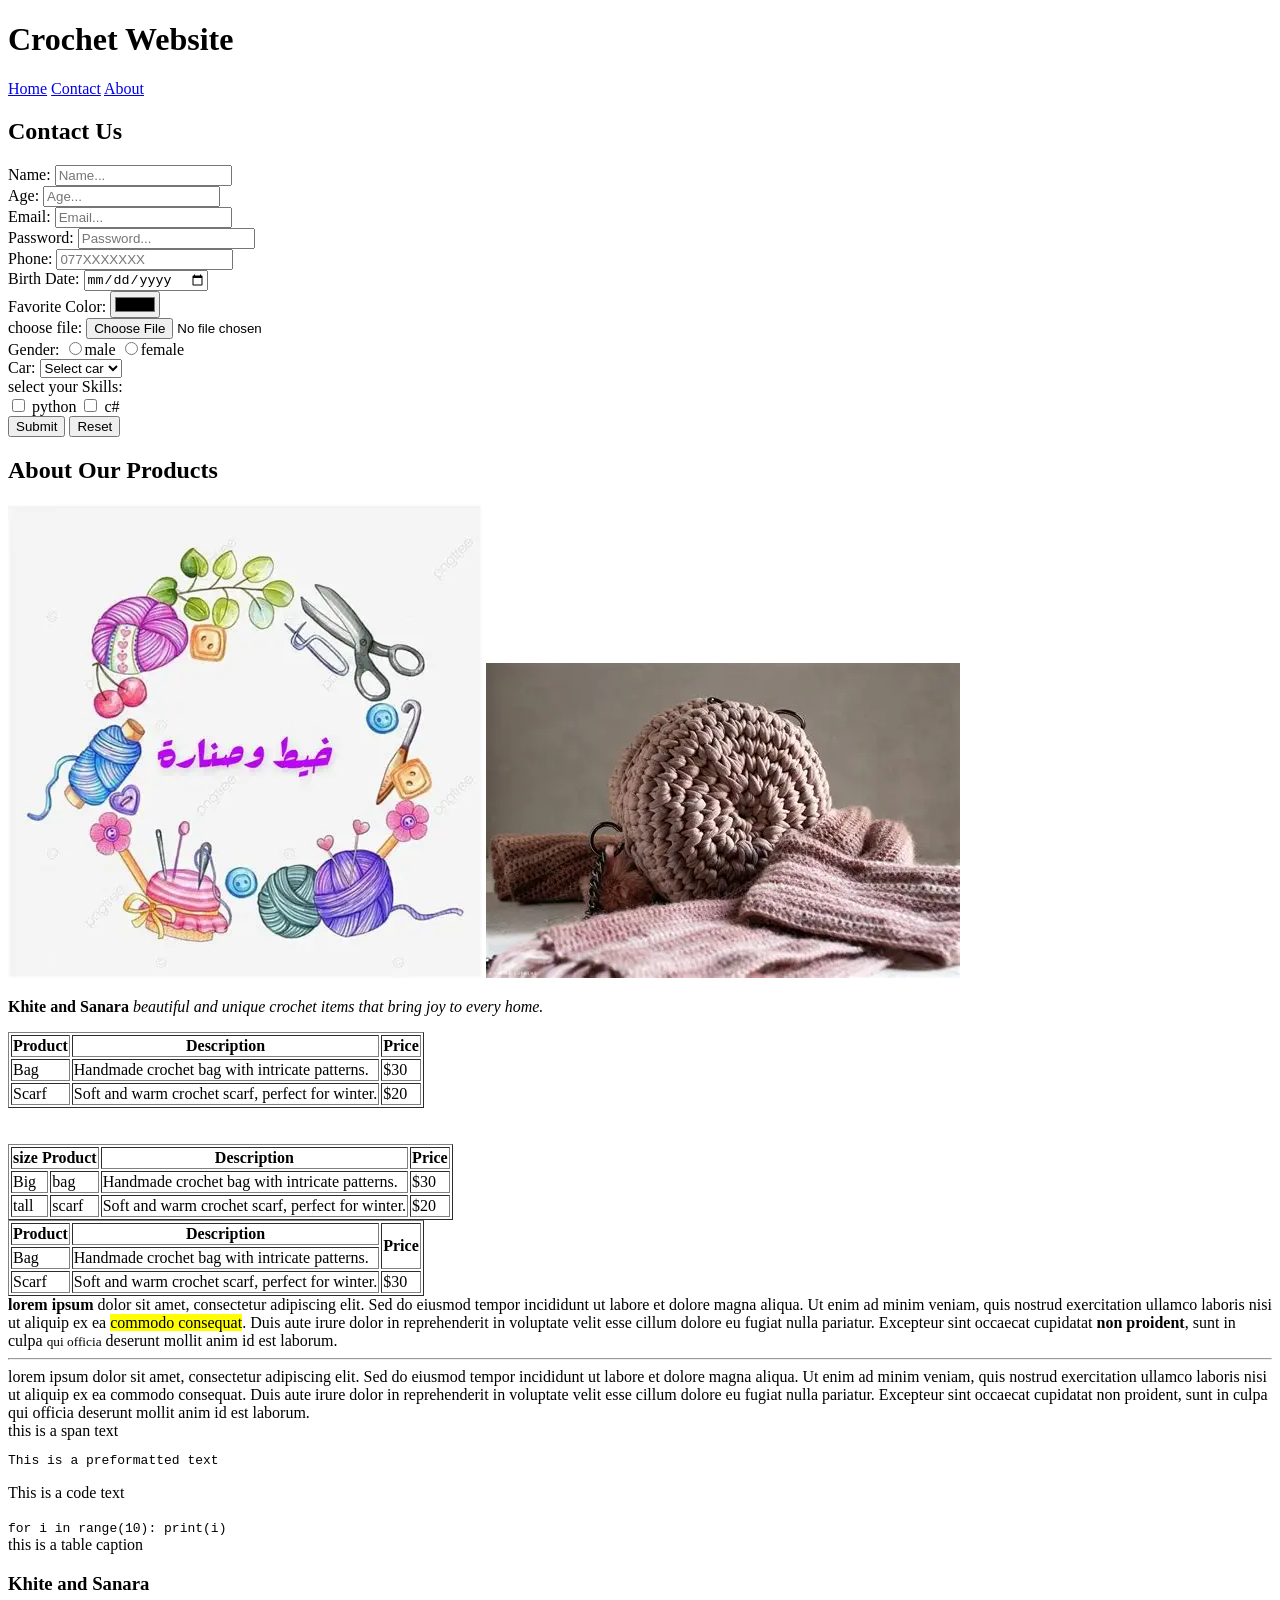
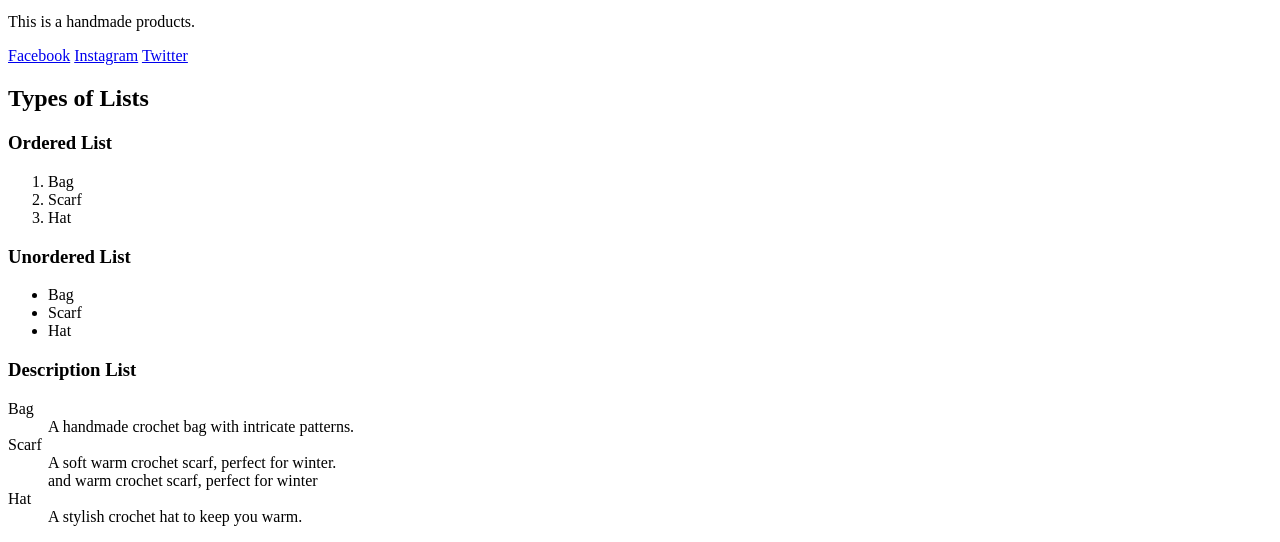
<file: html/index.html>
<!DOCTYPE html>
<html lang="en">

<head>
    <title>Crochet Website</title>
    <meta charset="UTF-8">
    <meta name="viewport" content="width=device-width, initial-scale=1.0">
    
</head>

<body>
    <!-- Header -->
    <header>
        <h1>Crochet Website</h1>

        
            <a href="#">Home</a>
            <a href="#">Contact</a>
            <a href="#">About</a>
       

        <div>
            <h2>Contact Us</h2>

            <form>
                <label for="name">Name:</label>
                <input type="text" placeholder="Name..." id="name">
                <br>

                <label for="age">Age:</label>
                <input type="number" placeholder="Age..." id="age">
                <br>

                <label for="email">Email:</label>
                <input type="email" placeholder="Email..." id="email">
                <br>

                <label for="password">Password:</label>
                <input type="password" placeholder="Password..." id="password">
                <br>

                <label for="phonenumber">Phone:</label>
                <input type="tel" placeholder="077XXXXXXX" id="phonenumber">
                <br>

                <label for="birthdate">Birth Date:</label>
                <input type="date" id="birthdate">
                <br>

                <label for="color">Favorite Color:</label>
                <input type="color" id="color">
                <br>

                <label for="File">choose file:</label>
                <input type="file" id="File">
                <br>

                <label for="gender">Gender:</label>
                <input type="radio" name="gender" value="male">male
                <input type="radio" name="gender" value="female">female
                <br>

                <label for="car">Car:</label>
                <select name="car" id="car">car
                    <option selected value="select car">Select car</option>
                    <option value="volvo">Volvo</option>
                    <option value="saab">Saab</option>
                    <option value="mercedes">Mercedes</option>
                    <option value="audi">Audi</option>
                </select>
                <br>

            
                <label for="skill">select your Skills:</label><br>
                <input type="checkbox" name="skill1" id="skill1" value="python">
                <label for="skill1">python</label>
                
                <input type="checkbox" name="skill2" id="skill2" value="c#">
                <label for="skill2">c#</label>
                <br>

                <input type="submit" value="Submit">
                <input type="reset" value="Reset">

               
            </form>
        </div>
    </header>
    <!-- Main -->
    <main>

        <section>
            <h2>About Our Products</h2>

            <img src="../public/logo.jpg" alt="logo image">
            <img src="../public/bag.jpg" alt="bag image">

            <p>
                <strong>Khite and Sanara</strong>
                <em>beautiful and unique crochet items that bring joy to every home.</em>
            </p>

          </section>
        <!--  الجدول العادي بدون اضافات -->

        <section>
            <table border="1">
                <tr>
                    <th>Product</th>
                    <th>Description</th>
                    <th>Price</th>
                </tr>
                <tr>
                    <td>Bag</td>
                    <td>Handmade crochet bag with intricate patterns.</td>
                    <td>$30</td>
                </tr>
                <tr>
                    <td>Scarf</td>
                    <td>Soft and warm crochet scarf, perfect for winter.</td>
                    <td>$20</td>
                </tr>
              

            </table>

        </section>

         <!--التصنيف حسب ال columns-->
        <section>
            <table border="1">
                <tr>
                    <th colspan="2">size Product</th>
                    <th>Description</th>
                    <th>Price</th>
                </tr>
                <tr>
                    <td>Big</td>
                    <td>bag</td>
                    <td>Handmade crochet bag with intricate patterns.</td>
                    <td>$30</td>
                </tr>
                <tr>
                    <td>tall</td>
                    <td>scarf</td>
                    <td>Soft and warm crochet scarf, perfect for winter.</td>
                    <td>$20</td>
                </tr>
            </section>
            <br>
            <br>
             <!--التصنيف حسب ال rows-->
            <section>
                <table border="1">
                    <tr>
                        <th>Product</th>
                        <th>Description</th>
                        <th rowspan="2">Price</th><!--بصير حجم الصف كانو صفين-->
                    </tr>
                    <tr>
                        <td>Bag</td>
                        <td>Handmade crochet bag with intricate patterns.</td>
                       
                    </tr>
                    <tr>
                        <td>Scarf</td>
                        <td>Soft and warm crochet scarf, perfect for winter.</td>
                        <td>$30</td>
                    </tr>
                </table>

            </section>
            <section>

                <!--extra tag in html-->
                <div>
                    <article>
                        <strong>lorem ipsum</strong> dolor sit amet, consectetur adipiscing elit.
                         Sed do eiusmod tempor incididunt ut labore et dolore magna aliqua.
                          Ut enim ad minim veniam, quis nostrud exercitation ullamco laboris nisi ut 
                          aliquip ex ea <mark>commodo consequat</mark>. Duis aute irure dolor in reprehenderit in voluptate
                           velit esse cillum dolore eu fugiat nulla pariatur. Excepteur sint occaecat cupidatat
                            <b>non proident</b>, sunt in culpa <small>qui officia</small> deserunt mollit anim id est laborum.
                    </article>
                    <hr/>
                    <aside>
                        lorem ipsum dolor sit amet, consectetur adipiscing elit. Sed do eiusmod tempor incididunt ut labore et dolore magna aliqua. Ut enim ad minim veniam, 
                        quis nostrud exercitation ullamco laboris nisi ut aliquip ex ea commodo consequat. Duis aute irure dolor in reprehenderit in voluptate velit esse cillum dolore eu fugiat nulla pariatur. Excepteur sint occaecat cupidatat non proident, sunt in culpa qui officia deserunt mollit anim id est laborum.
                    </aside>
                    <span>this is a span text</span>
                    <pre>This is a preformatted text</pre>
                    <p>This is a code text</p>
                    <code>for i in range(10):
                     print(i)</code>
                     <table></table>
                     <caption>this is a table caption</caption>
                </div>
                
            </section>

    </main>
    <!-- Footer -->
    <footer>
        <h3>Khite and Sanara</h3>

        <p>
            This is a handmade products.
        </p>

        <div>
            <a href="#">Facebook</a>
            <a href="#">Instagram</a>
            <a href="#">Twitter</a>
        </div>
    </footer>
    <!--type of list-->
    <div>
        <h2>Types of Lists</h2>

        <h3>Ordered List</h3>
        <ol>
            <li>Bag</li>
            <li>Scarf</li>
            <li>Hat</li>
        </ol>

        <h3>Unordered List</h3>
        <ul>
            <li>Bag</li>
            <li>Scarf</li>
            <li>Hat</li>
        </ul>

        <h3>Description List</h3>
        <dl>
            <dt>Bag</dt>
            <dd>A handmade crochet bag with intricate patterns.</dd>

            <dt>Scarf</dt>
            <dd>A soft warm crochet scarf, perfect for winter.</dd>
            <dd>and warm crochet scarf, perfect for winter</dd>

            <dt>Hat</dt>
            <dd>A stylish crochet hat to keep you warm.</dd>
        </dl>

    </div>
    
  

</body>

</html>
</file>
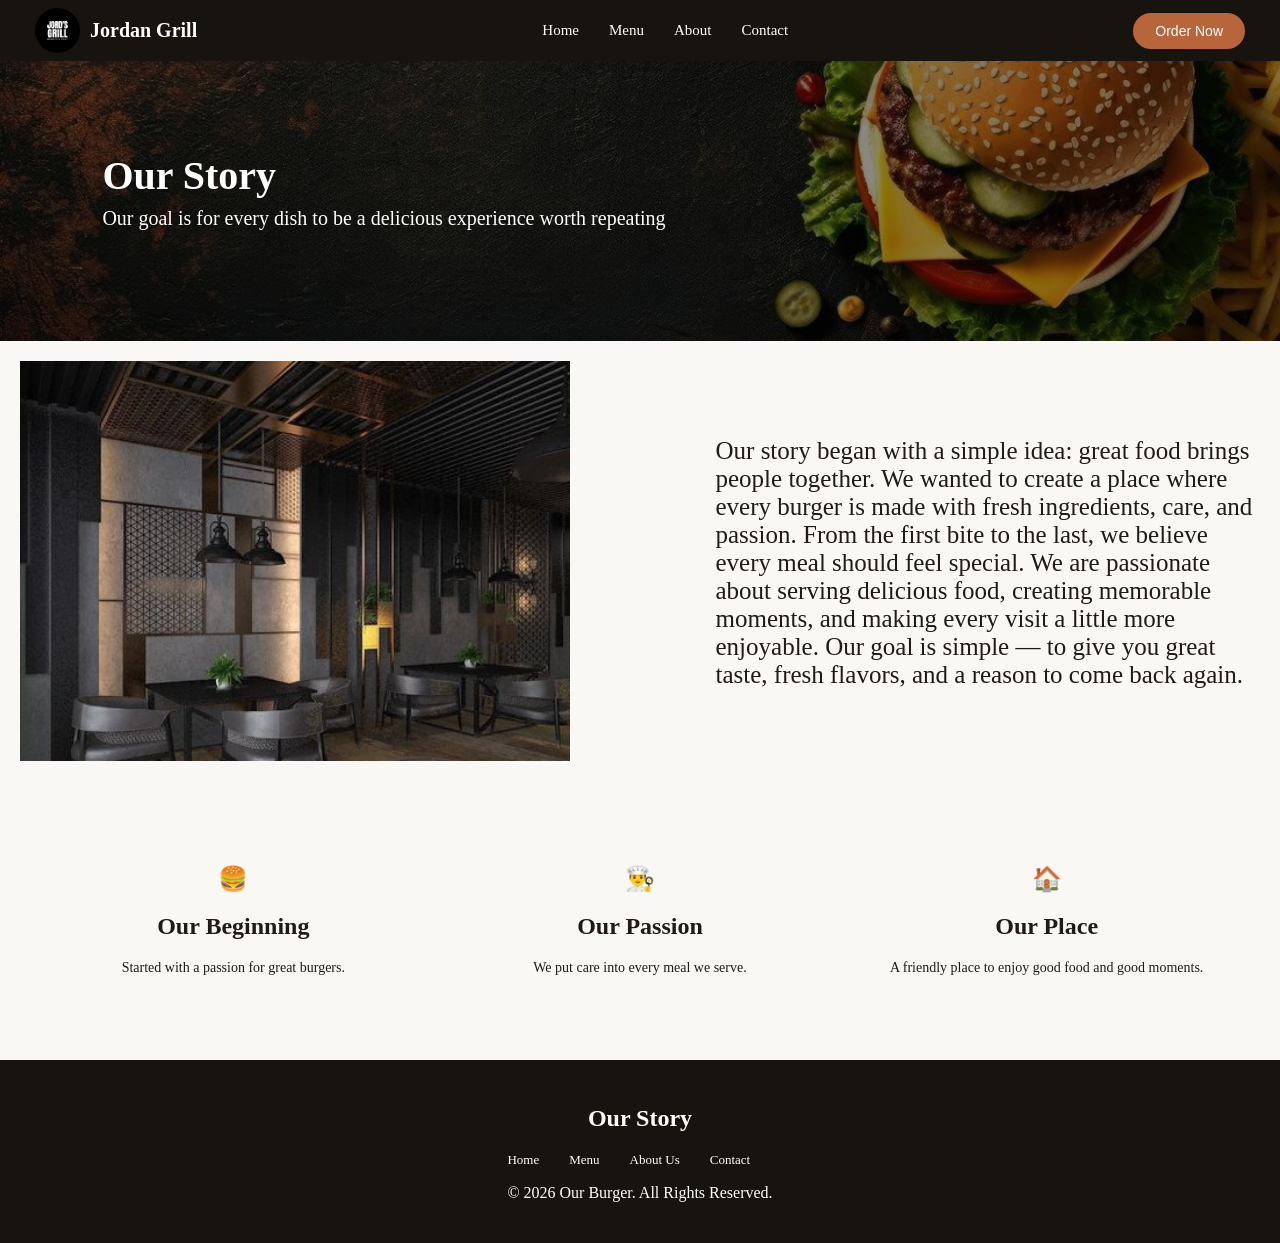
<file: html/about.html>
<!DOCTYPE html>
<html lang="en">

<head>
    <meta charset="UTF-8">
    <meta name="viewport" content="width=device-width, initial-scale=1.0">

    <title>Jordan Grill - Menu</title>

    <link rel="stylesheet" href="../css/about.css">
</head>
<body>

    <header>

        <nav>

            <div class="logo">
                <img src="../public/Burger_logo.jpg" alt="Jordan Grill Logo">
                <h2>Jordan Grill</h2>
            </div>

            <div class="links">
                <a href="index_pro.html">Home</a>
                <a href="menu.html">Menu</a>
                <a href="about.html">About</a>
                <a href="contact.html">Contact</a>
            </div>

            <button class="order-btn">
                Order Now
            </button>

        </nav>

    </header>
    <section class="hero">

        <img src="../public/back2.jpg" alt="Burger">

        <div class="hero-text">

            <h1>Our Story</h1>

            <p>
                Our goal is for every dish to be a delicious experience worth repeating
            </p>

        </div>

    </section>
    <main>
        <div class="hero_place">
            <div class="hero_img">
                <img src="../public/place.jpg" alt="place"/>

            </div>
            <div class="hero_story">
                <p>
                    Our story began with a simple idea: great food brings people together. We wanted to create a place where every burger is made with fresh ingredients, care, and passion. From the first bite to the last, we believe every meal should feel special.

                    We are passionate about serving delicious food, creating memorable moments, and making every visit a little more enjoyable. Our goal is simple — to give you great taste, fresh flavors, and a reason to come back again.
                </p>

            </div>

        </div>
        <section class="object">

            <div class="cards">

                <div class="card">
                    <h1>🍔</h1>
                    <h2>Our Beginning</h2>
                    <p>Started with a passion for great burgers.</p>
                    
                </div>

                <div class="card">
                    <h1>👨‍🍳</h1>
                    <h2>Our Passion</h2>
                    <p>We put care into every meal we serve.</p>
                    
                </div>

                <div class="card">
                    <h1>🏠</h1>
                    <h2>Our Place</h2>
                    <p>A friendly place to enjoy good food and good moments.</p>
                    
                </div>

            </div>

        </section>

    </main>
    <footer>

        <div class="footer">

            <h2>Our Story</h2>

            

            <div class="links">
                <a href="index_pro.html">Home</a>
                <a href="menu.html">Menu</a>
                <a href="about.html">About Us</a>
                <a href="contact.html">Contact</a>
            </div>

            <p>© 2026 Our Burger. All Rights Reserved.</p>

        </div>

    </footer>

</body>
</html>
</file>
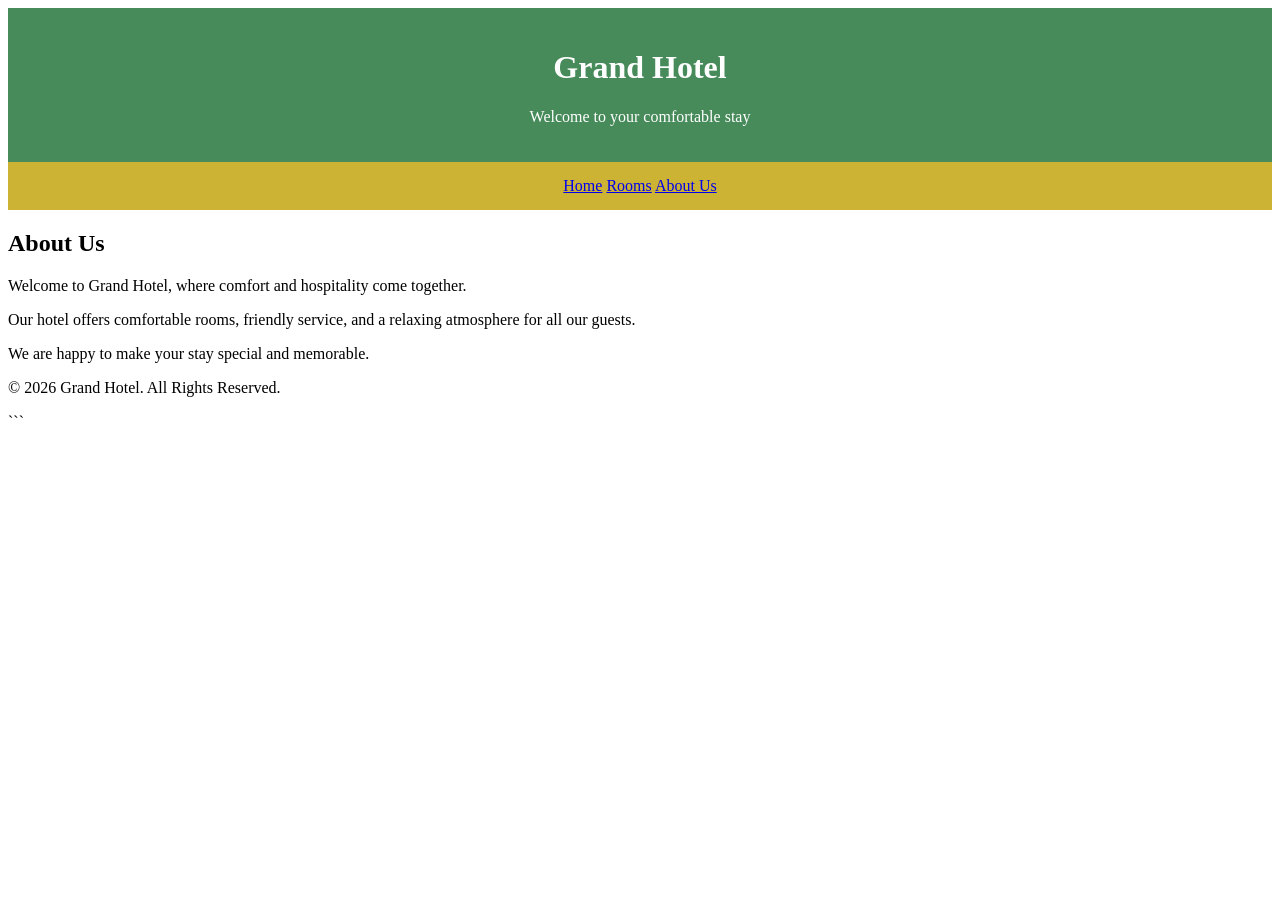
<file: html/about_us.html>
<!DOCTYPE html>
<html lang="en">
<head>
    <meta charset="UTF-8">
    <meta name="viewport" content="width=device-width, initial-scale=1.0">
    <title>About Us XX Hotel</title>

    <style>
     

        header {
            background-color: #478b5a;
            color: white;
            padding: 20px;
            text-align: center;
        }

        nav {
            background-color: #c4a50cd5;
            padding: 15px;
            text-align: center;
        }

      

         a {
            text-decoration: underline;
        }

     

        
    </style>
</head>

<body>

    <header>
        <h1>Grand Hotel</h1>
        <p>Welcome to your comfortable stay</p>
    </header>

    <nav>
        <a href="index.html">Home</a>
        <a href="rooms.html">Rooms</a>
        <a href="about.html">About Us</a>
        
    </nav>

    <section class="about">
        <h2>About Us</h2>

        <p>
            Welcome to Grand Hotel, where comfort and hospitality come together.
        </p>

        <p>
            Our hotel offers comfortable rooms, friendly service,
            and a relaxing atmosphere for all our guests.
        </p>

        <p>
            We are happy to make your stay special and memorable.
        </p>
    </section>

    <footer>
        <p>&copy; 2026 Grand Hotel. All Rights Reserved.</p>
    </footer>

</body>
</html>
```
</file>
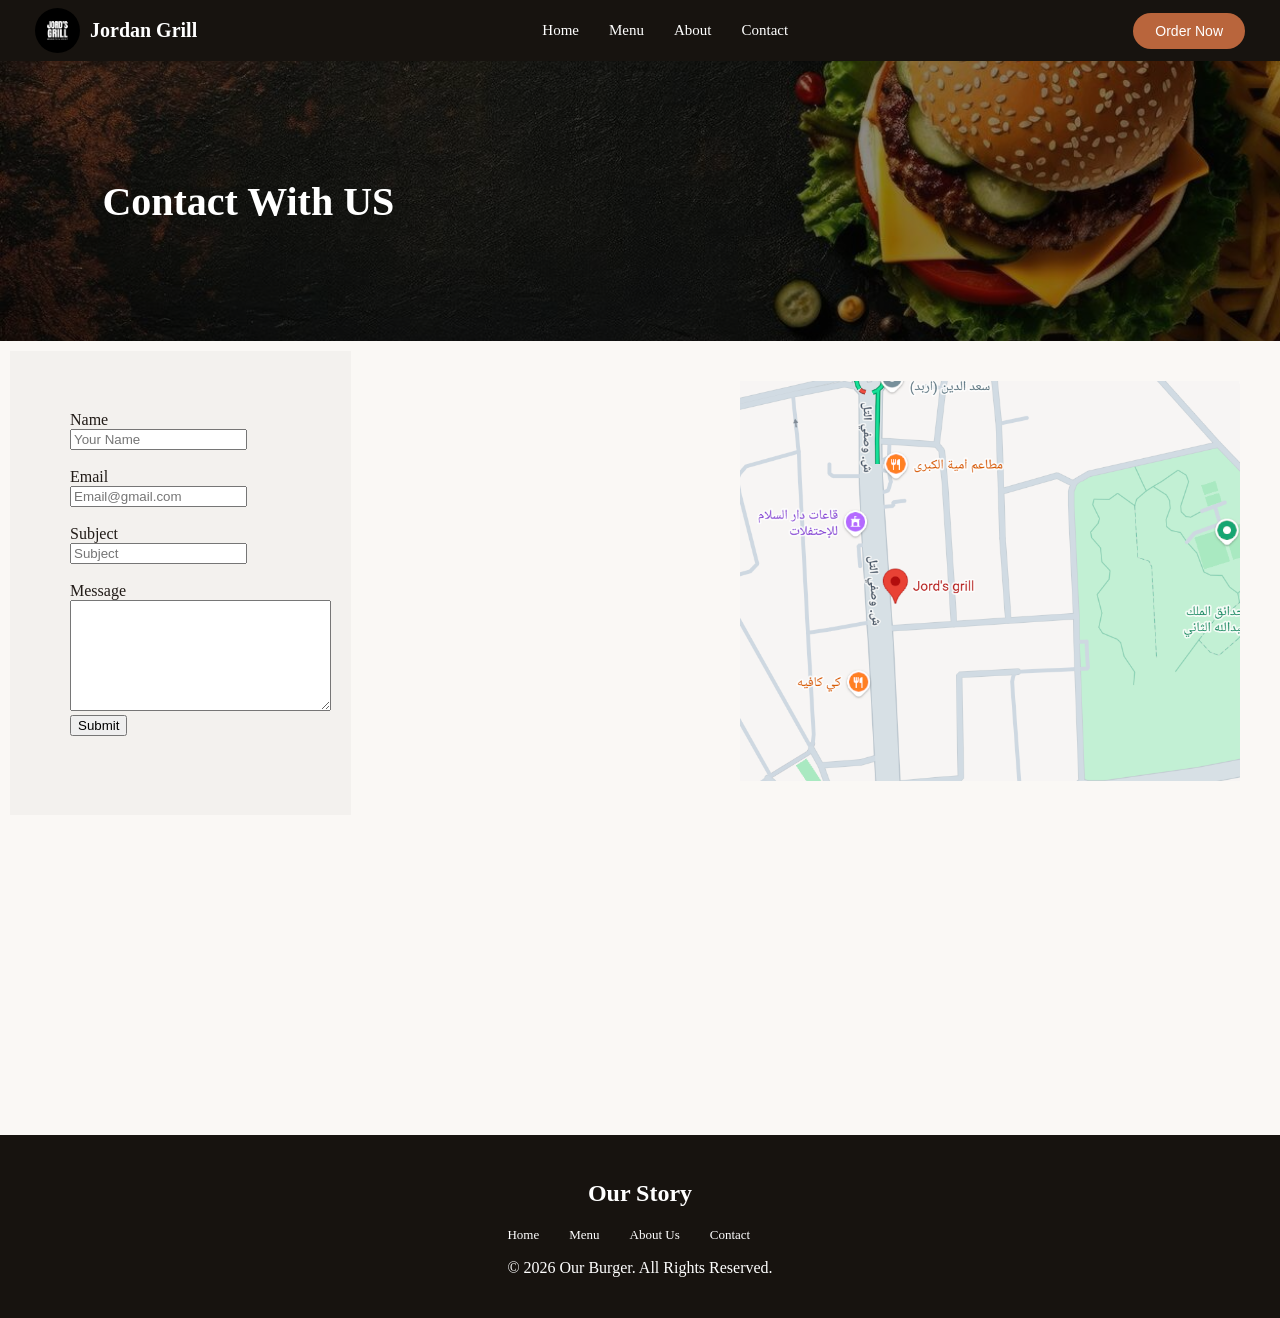
<file: html/contact.html>
<!DOCTYPE html>
<html lang="en">

<head>
    <meta charset="UTF-8">
    <meta name="viewport" content="width=device-width, initial-scale=1.0">

    <title>Contact Us</title>

    <link rel="stylesheet" href="../css/contact.css">
</head>
<body>

    <header>

        <nav>

            <div class="logo">
                <img src="../public/Burger_logo.jpg" alt="Jordan Grill Logo">
                <h2>Jordan Grill</h2>
            </div>

            <div class="links">
                <a href="index_pro.html">Home</a>
                <a href="menu.html">Menu</a>
                <a href="about.html">About</a>
                <a href="contact.html">Contact</a>
            </div>

            <button class="order-btn">
                Order Now
            </button>

        </nav>

    </header>
    <section class="hero">

        <img src="../public/back2.jpg" alt="Burger">

        <div class="hero-text">

            <h1>Contact With US</h1>

            

        </div>

    </section>
    <main>
        <form>
            <div class="hero_form">
        <div class="form">
            <label for="name">Name</label><br>
            <input type="text" name="name" id="name" placeholder="Your Name"><br>
            <br>

            <label for="email">Email</label><br>
            <input type="email" name="Email" id="Email" placeholder="Email@gmail.com"><br>
            <br>

            <label for="Subject">Subject</label><br>
            <input type="text" name="Subject" id="Subject" placeholder="Subject"><br>
            <br>

             <label for="message">Message</label><br>
            <textarea id="message" name="message" rows="7" cols="30"></textarea><br>
            <input type="submit" value="Submit"><br>

        </div>
        <div class="mid">

        </div>
        <div>
            <img src="../public/map.jpg.png" alt=""/>
        </div>

        </div>
        </form>
        <section>
            <div class="video">
            <video autoplay muted loop>
            <source src="../public/burger_video.mp4" type="video/mp4">
            </video>
            </div>
        </section>

    </main>
    <footer>

        <div class="footer">

            <h2>Our Story</h2>

            

            <div class="links">
                <a href="index_pro.html">Home</a>
                <a href="menu.html">Menu</a>
                <a href="about.html">About Us</a>
                <a href="contact.html">Contact</a>
            </div>

            <p>© 2026 Our Burger. All Rights Reserved.</p>

        </div>

    </footer>

</body>
</html>
</file>
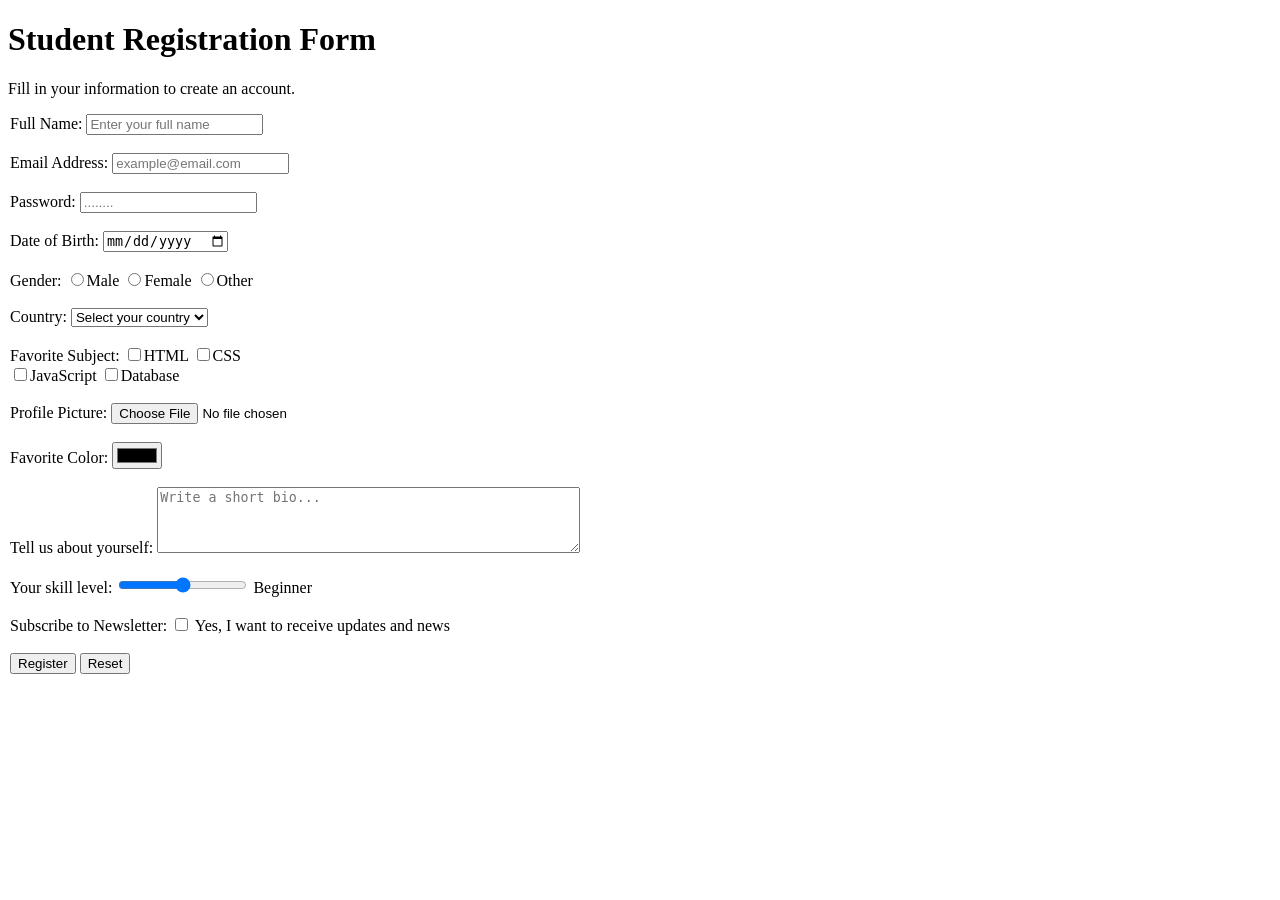
<file: html/formtask.html>
<!DOCTYPE html>
<html lang="en">
<head>
    <meta charset="UTF-8">
    <meta name="viewport" content="width=device-width, initial-scale=1.0">
    <title>Form task</title>
</head>
<body>
    <h1>Student Registration Form</h1>
    <p>Fill in your information to create an account.</p>
    <form>
        <legend>
            <div>
            <label for="Full Name">Full Name:  </label>
            <input type="text" placeholder="Enter your full name" id="Full Name" name="Full Name"><br><br>
            <label for="Email">Email Address:</label>
            <input type="email" placeholder="example@email.com" id="Email" name="Email"><br><br>
            <label for="Password">Password:</label>
            <input type="password" placeholder="........" id="Password" name="Password" minlength="8"><br><br>

            <label for="Date of Birth">Date of Birth:</label>
            <input type="date" id="Date of Birth" name="Date of Birth"><br><br>

            <label for="Gender">Gender:</label>
            <input type="radio" id="Male" name="Gender" value="Male">Male
            <input type="radio" id="Female" name="Gender" value="Female">Female
            <input type="radio" id="Other" name="Gender" value="Other">Other
           <br><br>
            <label for="Country">Country:</label>
            <select id="Country" name="Country">
                <option  selected value="Select your country">Select your country</option>
                <option value="USA">USA</option>
                <option value="UK">UK</option>
                <option value="Canada">Canada</option>
                </select>
                <br><br>
            <label for="Favorite Subject">Favorite Subject:</label>
            <input type="checkbox" id="Favorite Subject" name="Favorite Subject" value="HTML">HTML
            <input type="checkbox" id="Favorite Subject" name="Favorite Subject" value="CSS">CSS <br>
            <input type="checkbox" id="Favorite Subject" name="Favorite Subject" value="JavaScript">JavaScript
            <input type="checkbox" id="Favorite Subject" name="Favorite Subject" value="Database">Database
              <br><br>
              <label for="Profile picture">Profile Picture:</label>
              <input type="file" id="Profile picture" name="Profile picture" >
              <br><br>
              <label for="Favorite Color">Favorite Color:</label>
              <input type="color" id="color" name="color">
              <br><br>

              <label for="about">Tell us about yourself:</label>
             <textarea id="about" name="about" placeholder="Write a short bio..." rows="4" cols="50"></textarea>
              <br><br>
              
            
              <label for="Range">Your skill level:</label>
              <input type="range" id="Range" name="Range" min="0" max="100" >
              <span>Beginner</span>
              <br><br>

              <label for="Subscribe">Subscribe to Newsletter:</label>
              <input type="checkbox" id="Subscribe" name="Subscribe" value="Subscribe" >
              <span>Yes, I want to receive updates and news</span>
              <br><br>

              <input type="submit" value="Register">
              <input type="reset" value="Reset">

        </legend>
        </div>
    </form>
    
</body>
</html>
</file>
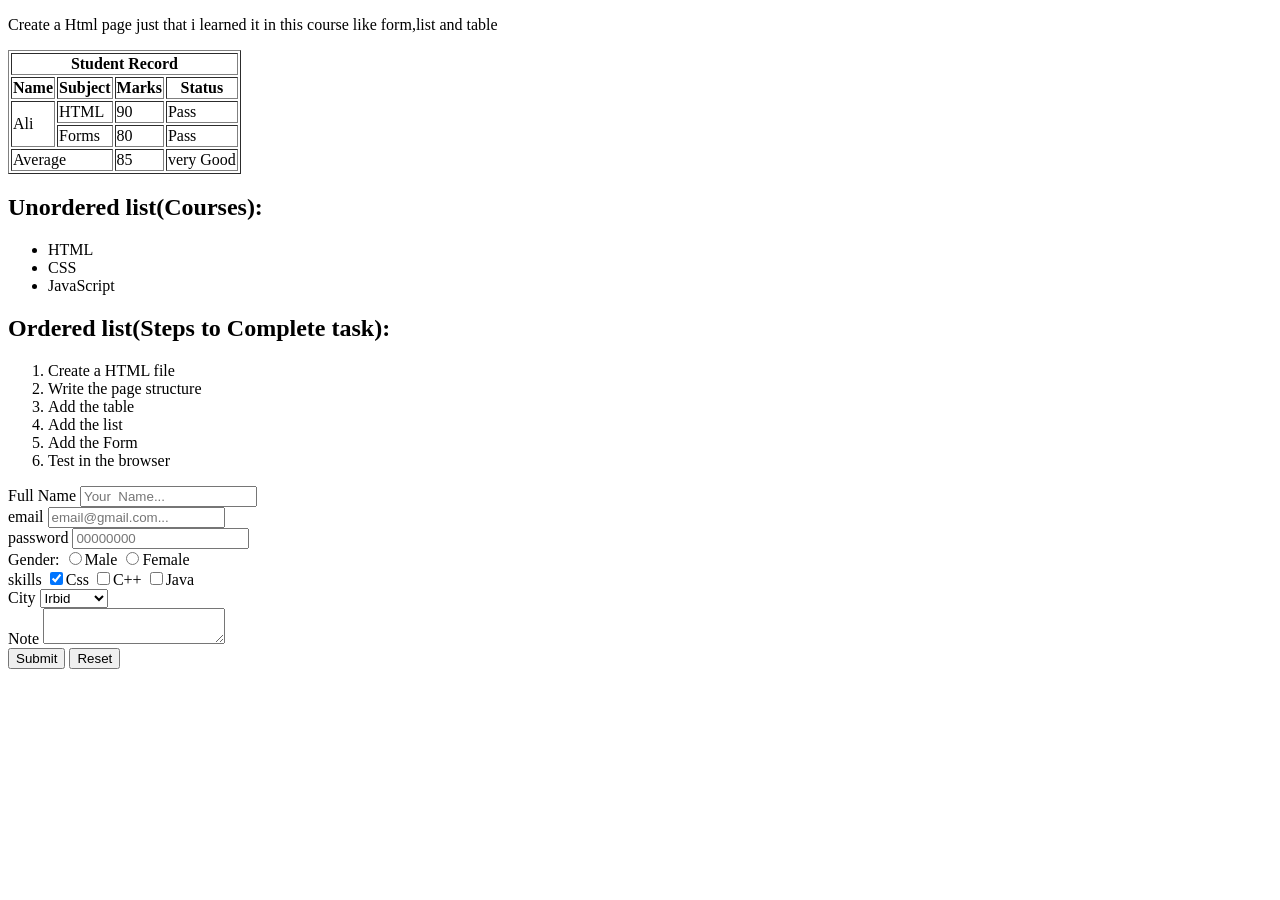
<file: html/General_task.html>
<!DOCTYPE html>
<html lang="en">
<head>
    <meta charset="UTF-8">
    <meta name="viewport" content="width=device-width, initial-scale=1.0">
    <meta name="author" content="Mayar Mayar Al-Tashatsheh">
    <title>General TASK</title>
</head>
<body>
   <div>
    <p>Create a Html page just that i learned it in this course like form,list and table</p>
    <table border="1">
        <tr>
            <th colspan="4">Student Record</th>
        </tr>

        <tr>
            <th>Name</th>
            <th>Subject</th>
            <th>Marks</th>
            <th>Status</th>
        </tr>

        <tr>
            <td rowspan="2">Ali</td>
            <td>HTML</td>
            <td>90</td>
            <td>Pass</td>
        </tr>

        <tr>
            <td>Forms</td>
            <td>80</td>
            <td>Pass</td>
        </tr>

        <tr>
            <td colspan="2">Average</td>
            <td>85</td>
            <td>very Good</td>

        </tr>
   </table>
</div>
   <div>

    <h2>Unordered list(Courses):</h2>
    <ul>
        <li>HTML</li>
        <li>CSS</li>
        <li>JavaScript</li>
    </ul>

    <h2>Ordered list(Steps to Complete task):</h2>
    <ol>
        <li>Create a HTML file</li>
        <li>Write the page structure</li>
        <li>Add the table</li>
        <li>Add the list</li>
        <li>Add the Form</li>
        <li>Test in the browser</li>
    </ol>
   </div>
   

   <div>
    <label for="Full Name">Full Name</label>
    <input type="text" name="Full Name" id="Full Name" placeholder="Your  Name..."><br>

    <label for="email">email</label>
    <input type="email" name="email" id="email" placeholder="email@gmail.com..."><br>

    <label for="password">password</label>
    <input type="password" name="password" id="password" minlength="8" placeholder="00000000"><br>

    <label for="Gender">Gender:</label>
    <input type="radio" name="Gender" id="Male" value="Male">Male
    <input type="radio" name="Gender" id="Female" value="Fenale">Female<br>

    <label for="skills">skills</label>
    <input type="checkbox" name="skills" id="Css" checked>Css
    <input type="checkbox" name="skills" id="C++" >C++
    <input type="checkbox" name="skills" id="Java">Java<br>

    <lable for="City">City</lable>
       <select name="City" id="City">
        <option selected value="Irbid">Irbid</option>
        <option value="Amman">Amman</option>
        <option value="US">US</option>
       </select><br>

     <label for="Note">Note</label> 
     <textarea name="Note" id="Note" placeholder="Write your Note there ">
    </textarea><br>

    <input type="submit" value="Submit">
    <input type="reset" value="Reset">

   </div>

    
</body>
</html>
</file>
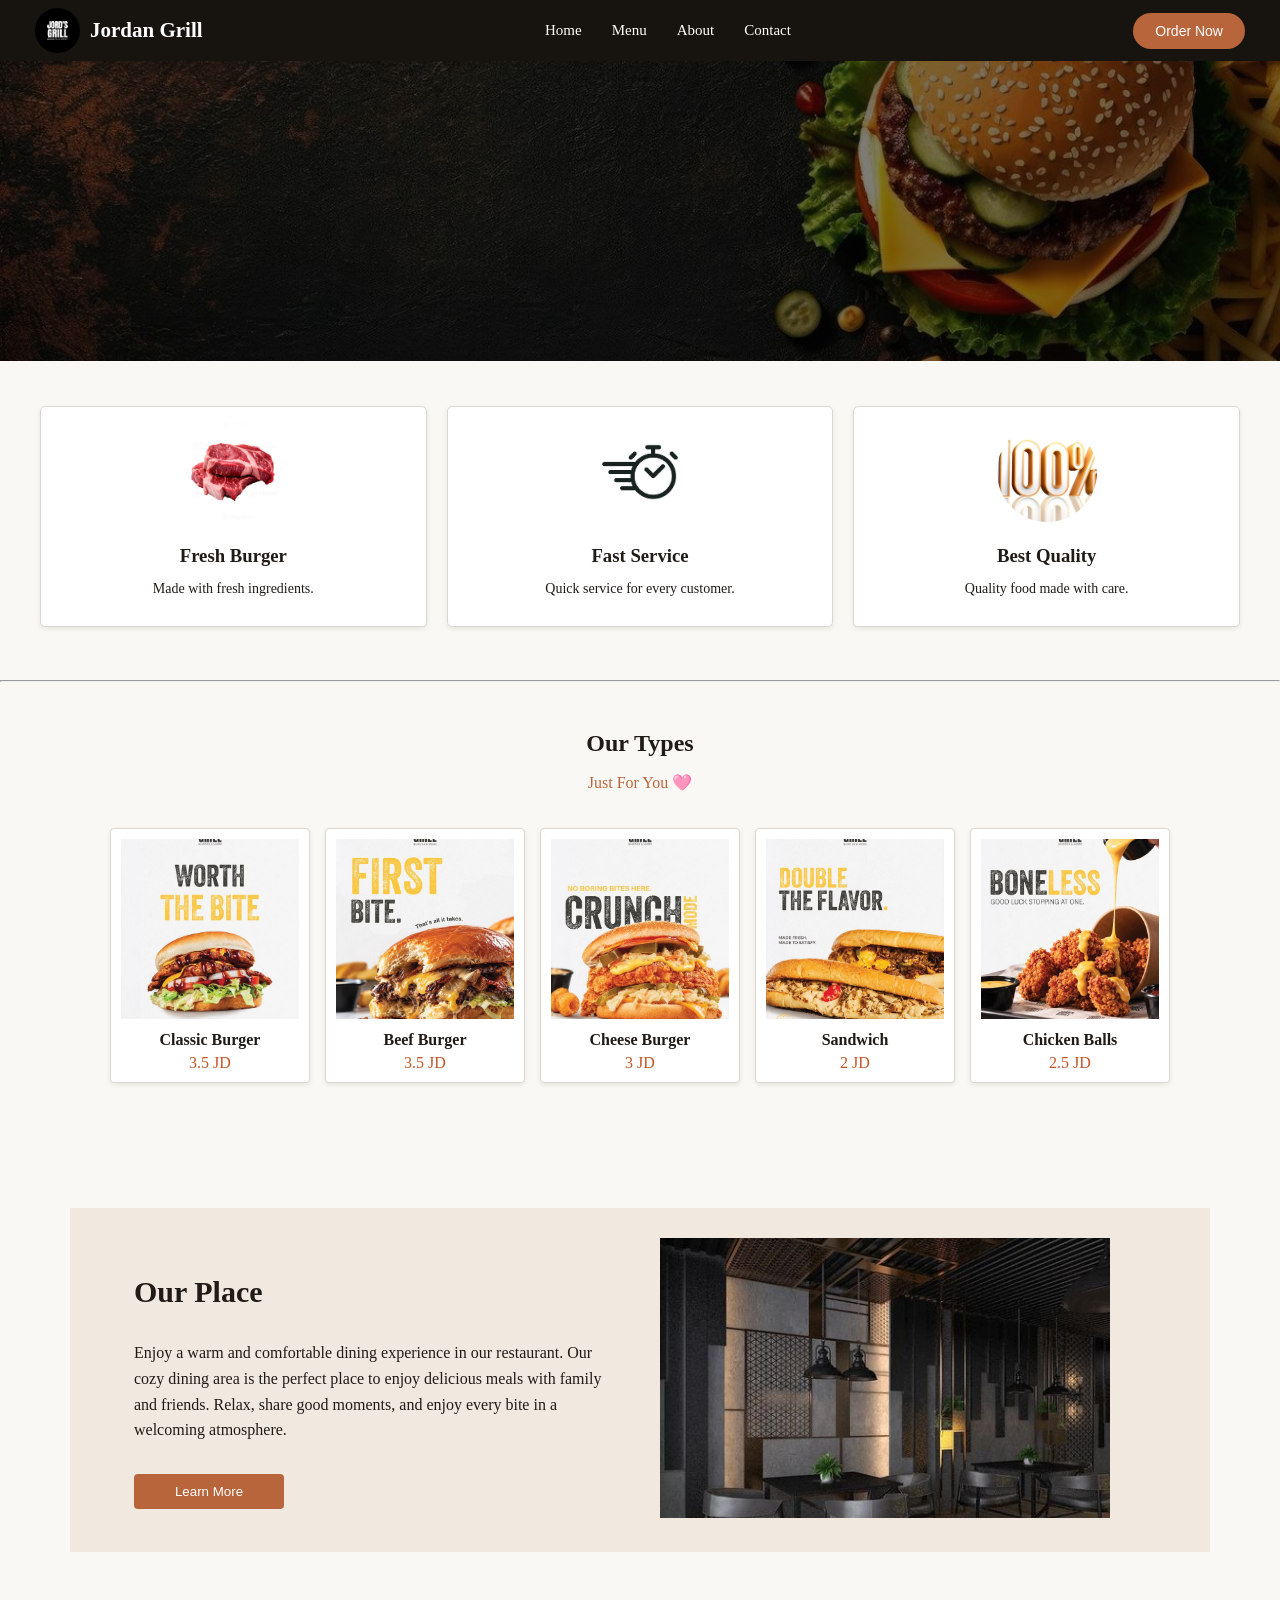
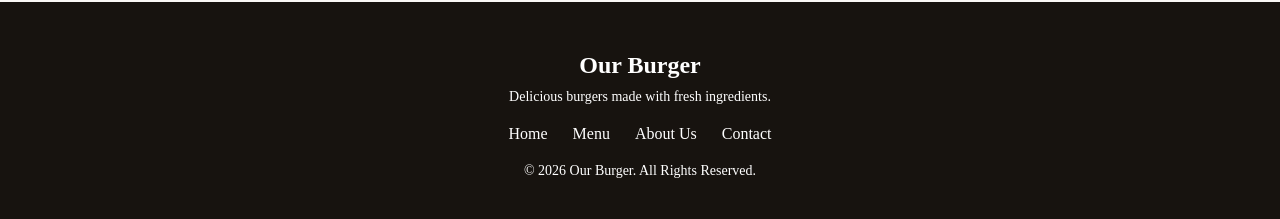
<file: html/index_pro.html>
<!DOCTYPE html>
<html lang="en">

<head>
    <meta charset="UTF-8">
    <meta name="viewport" content="width=device-width, initial-scale=1.0">
    <title>Jordan Grill</title>
    <link rel="stylesheet" href="../css/index_pro.html.css">
</head>

<body>

    <header>
    <nav>

        <div class="logo">
            <img src="../public/Burger_logo.jpg" alt="logo">
            <h1>Jordan Grill</h1>
        </div>

        <div class="link">
            <a href="index_pro.html">Home</a>
            <a href="menu.html">Menu</a>
            <a href="about.html">About</a>
            <a href="contact.html">Contact</a>
        </div>

        <button class="order-btn" type="button">
            Order Now
        </button>

    </nav>
</header>

    <main>

        <!-- Hero Section -->
        <section>
            <div class="one">

                <div class="head">
                    <p>
                        Delicious burger made with <br>
                        fresh ingredients and special sauce.
                    </p>

                    <div class="btn">
                        <button type="button">Our Menu</button>
                    </div>
                </div>

                <div class="image">
                    <img src="../public/back2.jpg" alt="back_image">
                </div>

            </div>
        </section>


        <!-- Benefits Section -->
        <section class="two">

            <div class="cards">

                <div class="card">
                    <img src="../public/Fresh.jpg" alt="">
                    <h3>Fresh Burger</h3>
                    <p>Made with fresh ingredients.</p>
                </div>

                <div class="card">
                    <img src="../public/p2.jpg" alt="">
                    <h3>Fast Service</h3>
                    <p>Quick service for every customer.</p>
                </div>

                <div class="card">
                    <img src="../public/p3.jpg" alt="">
                    <h3>Best Quality</h3>
                    <p>Quality food made with care.</p>
                </div>

            </div>

        </section>

        <hr>


        <!-- Burger Types -->
        <section class="three">

            <div class="p">
                <h1>Our Types</h1>
                <p>Just For You 🩷</p>
            </div>

            <div class="burger">

                <div class="burger_card">
                    <img src="../public/Burger1.jpg" alt="Classic Burger">
                    <h3>Classic Burger</h3>
                    <p>3.5 JD</p>
                </div>

                <div class="burger_card">
                    <img src="../public/Burger.jpg" alt="Beef Burger">
                    <h3>Beef Burger</h3>
                    <p>3.5 JD</p>
                </div>

                <div class="burger_card">
                    <img src="../public/Burger2.jpg" alt="Cheese Burger">
                    <h3>Cheese Burger</h3>
                    <p>3 JD</p>
                </div>

                <div class="burger_card">
                    <img src="../public/san.jpg" alt="Sandwich">
                    <h3>Sandwich</h3>
                    <p>2 JD</p>
                </div>

                <div class="burger_card">
                    <img src="../public/bro.jpg" alt="Chicken Balls">
                    <h3>Chicken Balls</h3>
                    <p>2.5 JD</p>
                </div>

            </div>

        </section>


        <!-- Our Place -->
        <section class="four">

            <div class="all">

                <div class="first">
                    <h1>Our Place</h1>

                    <p>
                        Enjoy a warm and comfortable dining experience in our
                        restaurant. Our cozy dining area is the perfect place
                        to enjoy delicious meals with family and friends.
                        Relax, share good moments, and enjoy every bite in a
                        welcoming atmosphere.
                    </p>

                    <button type="button">Learn More</button>
                </div>

                <div class="secound">
                    <img src="../public/place.jpg" alt="place">
                </div>

            </div>

        </section>

    </main>


    <!-- Footer -->
    <footer>

        <div class="footer">

            <h2>Our Burger</h2>

            <p>
                Delicious burgers made with fresh ingredients.
            </p>

            <div class="links">
                <a href="index_pro.html">Home</a>
                <a href="menu.html">Menu</a>
                <a href="about.html">About Us</a>
                <a href="contact.html">Contact</a>
            </div>

            <p>© 2026 Our Burger. All Rights Reserved.</p>

        </div>

    </footer>

</body>
</html>
</file>
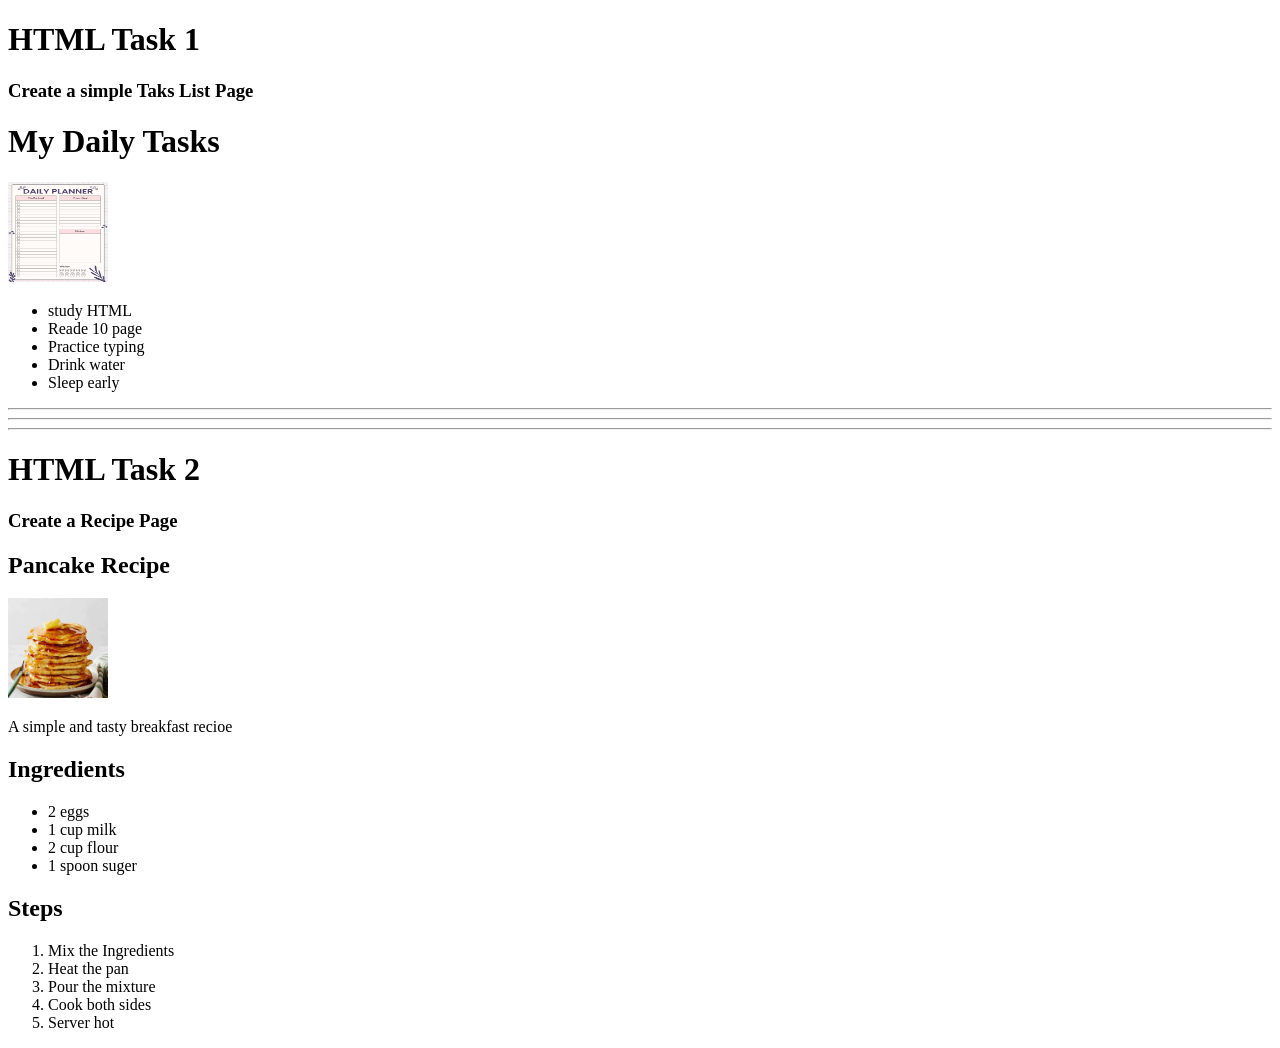
<file: html/list_task.html>
<!DOCTYPE html>
<html lang="en">
<head>
    <meta charset="UTF-8">
    <meta name="viewport" content="width=device-width, initial-scale=1.0">
    <title>list task</title>
</head>

<body>
    <header>
    <h1>HTML Task 1</h1>
    <h3>Create a simple Taks List Page</h3>
    </header> 
<div>
    
    <h1><strong>My Daily Tasks</strong> </h1>
    <img src="../public/daily task.jpg" alt="task image" width="100" height="100"/>
    <ul>
        <li>study HTML</li>
        <li>Reade 10 page</li>
        <li>Practice typing</li>
        <li>Drink water</li>
        <li>Sleep early</li>
    </ul>
    </div>
    <hr>
    <hr>
    <hr>
    <div>
        <h1>HTML Task 2</h1>
        <h3>Create a Recipe Page</h3>
        
        <h2>Pancake Recipe</h2>
        <img src="../public/Pancake Recipe.jpg" alt="Pancake Recipe" width="100" height="100">
        <p>A simple and tasty breakfast recioe</p>
        <h2>Ingredients</h2>
        <ul>
            <li>2 eggs</li>
            <li>1 cup milk</li>
            <li>2 cup flour</li>
            <li>1 spoon suger</li>
        </ul>
        <h2>Steps</h2>
        <ol>
            <li>Mix the Ingredients</li>
            <li>Heat the pan</li>
            <li>Pour the mixture</li>
            <li>Cook both sides</li>
            <li>Server hot</li>
        </ol>

    </div>

    
</body>
</html>
</file>
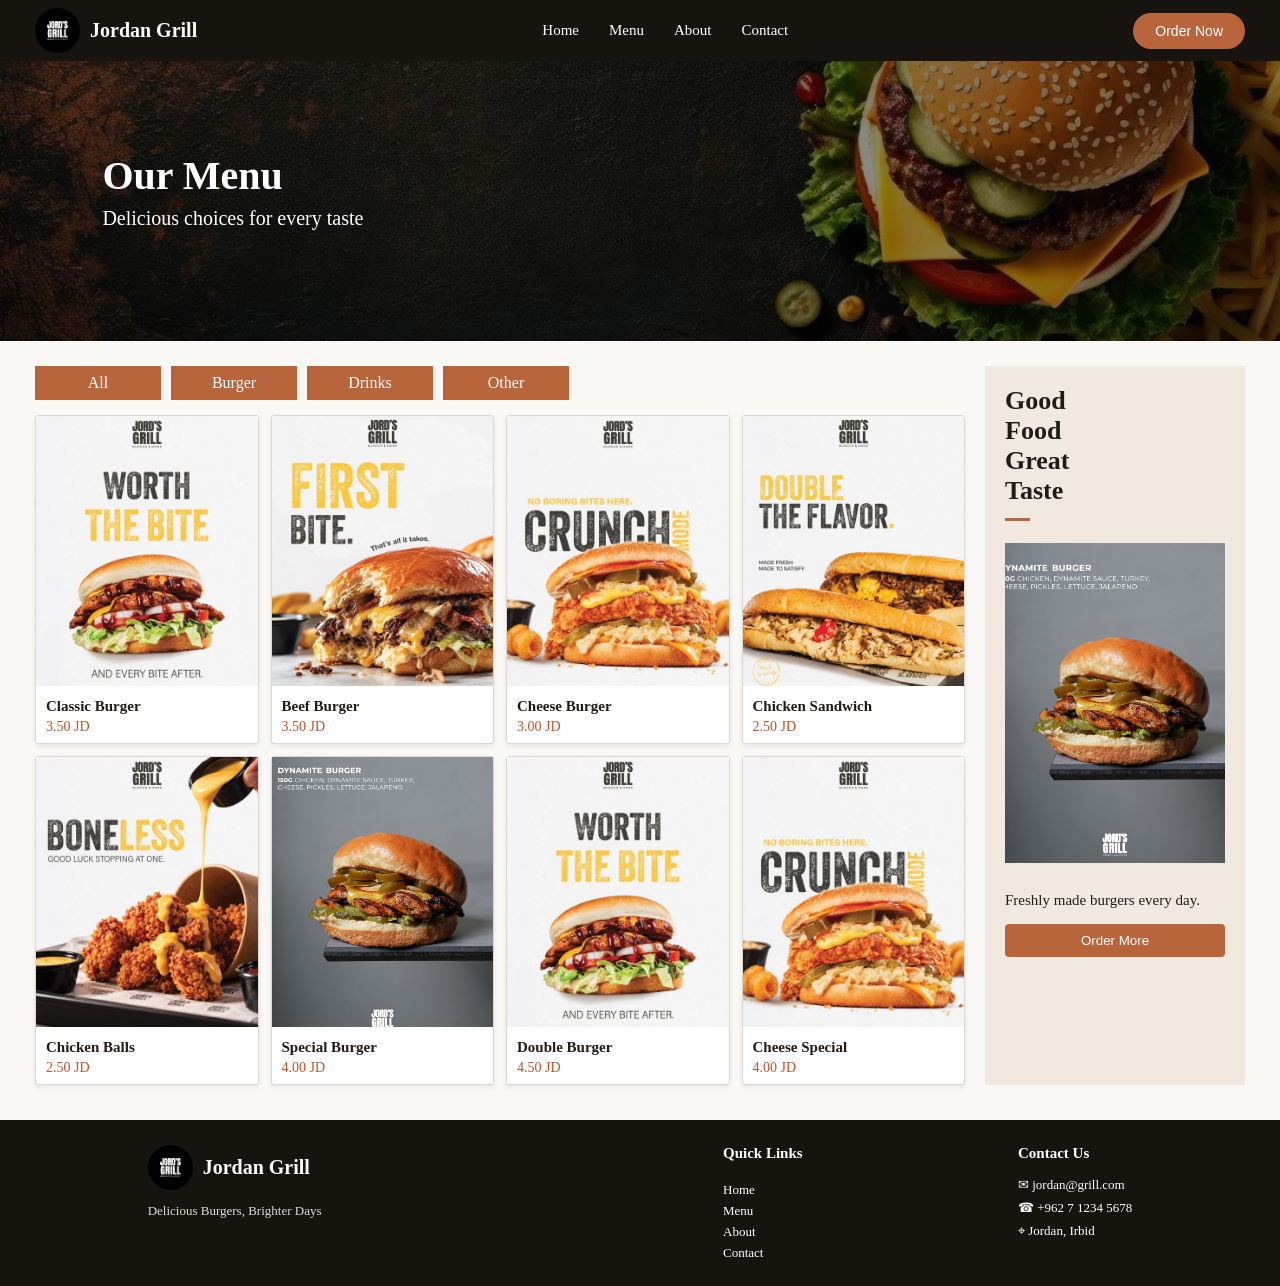
<file: html/menu.html>
<!DOCTYPE html>
<html lang="en">

<head>
    <meta charset="UTF-8">
    <meta name="viewport" content="width=device-width, initial-scale=1.0">

    <title>Jordan Grill - Menu</title>

    <link rel="stylesheet" href="../css/menu.css">
</head>

<body>

    <header>

        <nav>

            <div class="logo">
                <img src="../public/Burger_logo.jpg" alt="Jordan Grill Logo">
                <h2>Jordan Grill</h2>
            </div>

            <div class="links">
                <a href="index_pro.html">Home</a>
                <a href="menu.html">Menu</a>
                <a href="about.html">About</a>
                <a href="contact.html">Contact</a>
            </div>

            <button class="order-btn">Order Now</button>

        </nav>

    </header>


    <section class="hero">

        <img src="../public/back2.jpg" alt="Burger">

        <div class="hero-text">
            <h1>Our Menu</h1>
            <p>Delicious choices for every taste</p>
        </div>

    </section>


    <main class="menu-container">

        <div class="menu-content">

            <input type="radio" name="food" id="all" checked>
            <input type="radio" name="food" id="burger">
            <input type="radio" name="food" id="drinks">
            <input type="radio" name="food" id="other">

            <div class="categories">

                <label for="all">All</label>
                <label for="burger">Burger</label>
                <label for="drinks">Drinks</label>
                <label for="other">Other</label>

            </div>


            <div class="food-grid">

                <div class="food-card burger-item">
                    <img src="../public/Burger1.jpg" alt="Classic Burger">
                    <h3>Classic Burger</h3>
                    <p class="price">3.50 JD</p>
                </div>

                <div class="food-card burger-item">
                    <img src="../public/Burger.jpg" alt="Beef Burger">
                    <h3>Beef Burger</h3>
                    <p class="price">3.50 JD</p>
                </div>

                <div class="food-card burger-item">
                    <img src="../public/Burger2.jpg" alt="Cheese Burger">
                    <h3>Cheese Burger</h3>
                    <p class="price">3.00 JD</p>
                </div>

                <div class="food-card other-item">
                    <img src="../public/san.jpg" alt="Chicken Sandwich">
                    <h3>Chicken Sandwich</h3>
                    <p class="price">2.50 JD</p>
                </div>

                <div class="food-card other-item">
                    <img src="../public/bro.jpg" alt="Chicken Balls">
                    <h3>Chicken Balls</h3>
                    <p class="price">2.50 JD</p>
                </div>

                <div class="food-card burger-item">
                    <img src="../public/Burger3.jpg" alt="Special Burger">
                    <h3>Special Burger</h3>
                    <p class="price">4.00 JD</p>
                </div>

                <div class="food-card burger-item">
                    <img src="../public/Burger1.jpg" alt="Double Burger">
                    <h3>Double Burger</h3>
                    <p class="price">4.50 JD</p>
                </div>

                <div class="food-card burger-item">
                    <img src="../public/Burger2.jpg" alt="Cheese Special">
                    <h3>Cheese Special</h3>
                    <p class="price">4.00 JD</p>
                </div>

            </div>

            <p class="no-drinks">No drinks available yet.</p>

        </div>


        <aside class="side-card">

            <h2>
                Good<br>
                Food<br>
                Great<br>
                Taste
            </h2>

            <div class="line"></div>

            <img src="../public/Burger3.jpg" alt="Burger">

            <p>Freshly made burgers every day.</p>

            <button>Order More</button>

        </aside>

    </main>


    <footer>

        <div class="footer-logo">

            <div class="logo">
                <img src="../public/Burger_logo.jpg" alt="logo">
                <h2>Jordan Grill</h2>
            </div>

            <p>Delicious Burgers, Brighter Days</p>

        </div>


        <div class="footer-links">

            <h3>Quick Links</h3>

            <a href="index_pro.html">Home</a>
            <a href="menu.html">Menu</a>
            <a href="about.html">About</a>
            <a href="contact.html">Contact</a>

        </div>


        <div class="footer-contact">

            <h3>Contact Us</h3>

            <p>✉ jordan@grill.com</p>
            <p>☎ +962 7 1234 5678</p>
            <p>⌖ Jordan, Irbid</p>

        </div>

    </footer>

</body>

</html>
</file>
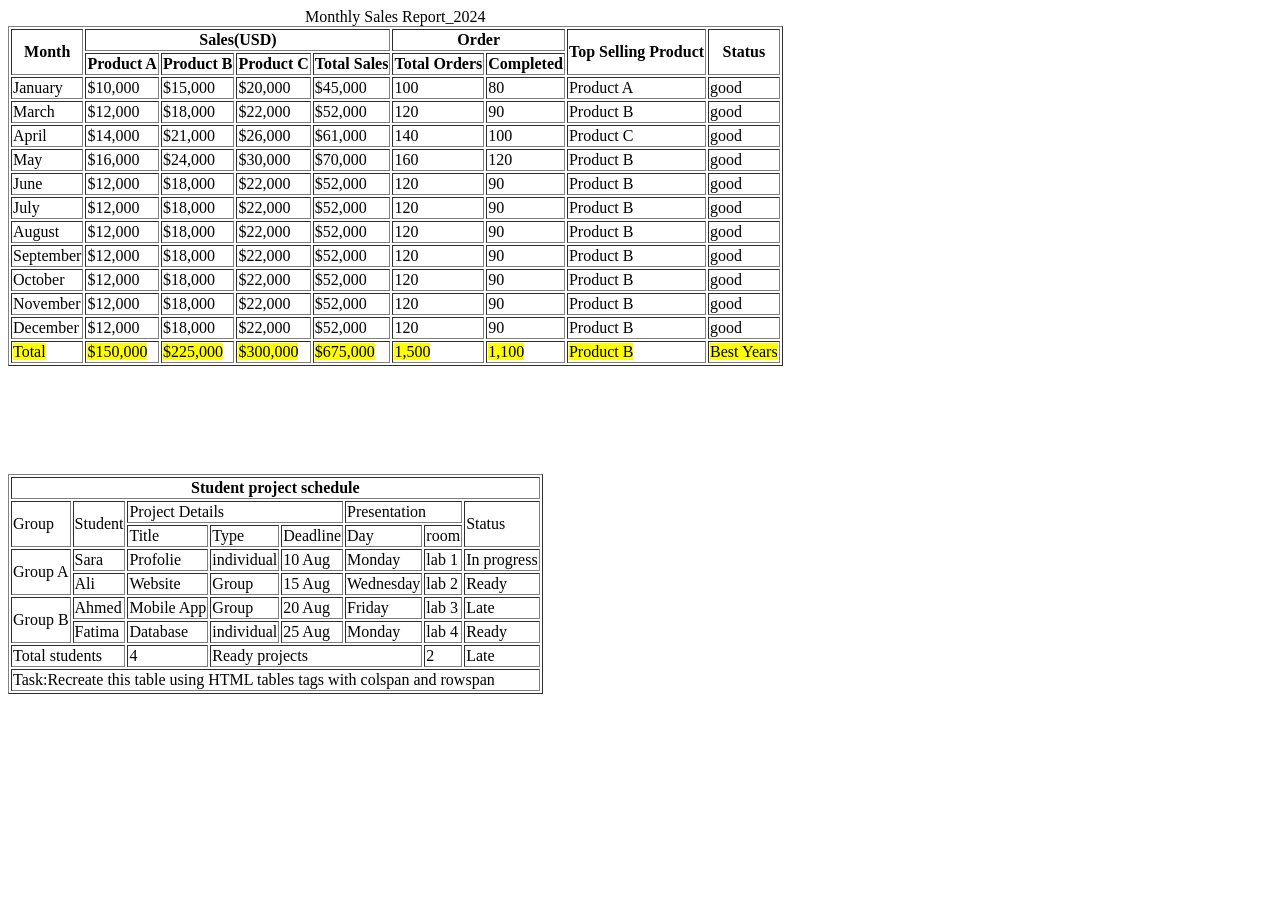
<file: html/tabeltask.html>
<!DOCTYPE html>
<html lang="en">
<head>
    <meta charset="UTF-8">
    <meta name="viewport" content="width=device-width, initial-scale=1.0">
    <title>tabel1</title>
</head>
<body>
    <table border="1">
        <caption>Monthly Sales Report_2024</caption>
        <tr>
            <th rowspan="2">Month</th>
            <th colspan="4">Sales(USD)</th>
            <th colspan="2">Order</th>
            <th rowspan="2">Top Selling Product</th>
            <th rowspan="2">Status</th>
        </tr>
        <tr>
            <th>Product A</th>
            <th>Product B</th>
            <th>Product C</th>
            <th>Total Sales</th>
            <th>Total Orders</th>
            <th>Completed</th>
            
        </tr>
        <tr>
            <td>January</td>
            <td>$10,000</td>
            <td>$15,000</td>
            <td>$20,000</td>
            <td>$45,000</td>
            <td>100</td>
            <td>80</td>
            <td>Product A</td>
            <td>good</td>
        </tr>
        <tr>
            <td>March</td>
            <td>$12,000</td>
            <td>$18,000</td>
            <td>$22,000</td>
            <td>$52,000</td>
            <td>120</td>
            <td>90</td>
            <td>Product B</td>
            <td>good</td>
        </tr>
              <tr>
            <td>April</td>
            <td>$14,000</td>
            <td>$21,000</td>
            <td>$26,000</td>
            <td>$61,000</td>
            <td>140</td>
            <td>100</td>
            <td>Product C</td>
            <td>good</td>
        </tr>
              <tr>
            <td>May</td>
            <td>$16,000</td>
            <td>$24,000</td>
            <td>$30,000</td>
            <td>$70,000</td>
            <td>160</td>
            <td>120</td>
            <td>Product B</td>
            <td>good</td>
        </tr>
              <tr>
            <td>June</td>
            <td>$12,000</td>
            <td>$18,000</td>
            <td>$22,000</td>
            <td>$52,000</td>
            <td>120</td>
            <td>90</td>
            <td>Product B</td>
            <td>good</td>
        </tr>
              <tr>
            <td>July</td>
            <td>$12,000</td>
            <td>$18,000</td>
            <td>$22,000</td>
            <td>$52,000</td>
            <td>120</td>
            <td>90</td>
            <td>Product B</td>
            <td>good</td>
        </tr>
              <tr>
            <td>August</td>
            <td>$12,000</td>
            <td>$18,000</td>
            <td>$22,000</td>
            <td>$52,000</td>
            <td>120</td>
            <td>90</td>
            <td>Product B</td>
            <td>good</td>
        </tr>
              <tr>
            <td>September</td>
            <td>$12,000</td>
            <td>$18,000</td>
            <td>$22,000</td>
            <td>$52,000</td>
            <td>120</td>
            <td>90</td>
            <td>Product B</td>
            <td>good</td>
        </tr>
              <tr>
            <td>October</td>
            <td>$12,000</td>
            <td>$18,000</td>
            <td>$22,000</td>
            <td>$52,000</td>
            <td>120</td>
            <td>90</td>
            <td>Product B</td>
            <td>good</td>
        </tr>
              <tr>
            <td>November</td>
            <td>$12,000</td>
            <td>$18,000</td>
            <td>$22,000</td>
            <td>$52,000</td>
            <td>120</td>
            <td>90</td>
            <td>Product B</td>
            <td>good</td>
        </tr>
        <tr>
                <td>December</td>
                <td>$12,000</td>
                <td>$18,000</td>
                <td>$22,000</td>
                <td>$52,000</td>
                <td>120</td>
                <td>90</td>
                <td>Product B</td>
                <td>good</td>
            </tr>
            <tr>
                <td><mark>Total</mark></td>
                <td><mark>$150,000</mark></td>
                <td><mark>$225,000</mark></td>
                <td><mark>$300,000</mark></td>
                <td><mark>$675,000</mark></td>
                <td><mark>1,500</mark></td>
                <td><mark>1,100</mark></td>               
                <td><mark>Product B</mark></td>
                <td><mark>Best Years</mark></td>
            </tr>
    </table>
    <br>
    <br>
    <br>
    <br>
    <br>
    <br>
    <table border="1">
        <tr>
            <th colspan="8"><b>Student project schedule</b></th>
        </tr>
        <tr>
        <td rowspan="2">Group</td>
        <td rowspan="2">Student </td>
        <td colspan="3">Project Details</td>
        <td colspan="2">Presentation</td>
        <td rowspan="2">Status</td>
        </tr>
        <tr>
            <td>Title</td>
            <td>Type</td>
            <td>Deadline</td>
            <td>Day</td>
            <td>room</td>
        </tr>
        <tr>
            <td rowspan="2">Group A</td>
            <td>Sara</td>
            <td>Profolie</td>
            <td>individual</td>
            <td>10 Aug</td>
            <td>Monday</td>
            <td>lab 1</td>
            <td>In progress</td>
        </tr>
        <tr>
            <td>Ali</td>
            <td>Website</td>
            <td>Group</td>
            <td>15 Aug</td>
            <td>Wednesday</td>
            <td>lab 2</td>
            <td>Ready</td>
        </tr>
        <tr>
            <td rowspan="2">Group B</td>
            <td>Ahmed</td>
            <td>Mobile App</td>
            <td>Group</td>
            <td>20 Aug</td>
            <td>Friday</td>
            <td>lab 3</td>
            <td>Late</td>
        </tr>
        <tr>
            <td>Fatima</td>
            <td>Database</td>
            <td>individual</td>
            <td>25 Aug</td>
            <td>Monday</td>
            <td>lab 4</td>
            <td>Ready</td>

        </tr>
        <tr>
            <td colspan="2">Total students</td>
            <td>4</td>
            <td colspan="3">Ready projects</td>
            <td>2</td>
            <td>Late</td>
        </tr>
        <tr>
            <td colspan="8">Task:Recreate this table using HTML tables tags with colspan and rowspan</td>
            
        </tr>
        
  

    </table>

</body>
</html>
</file>
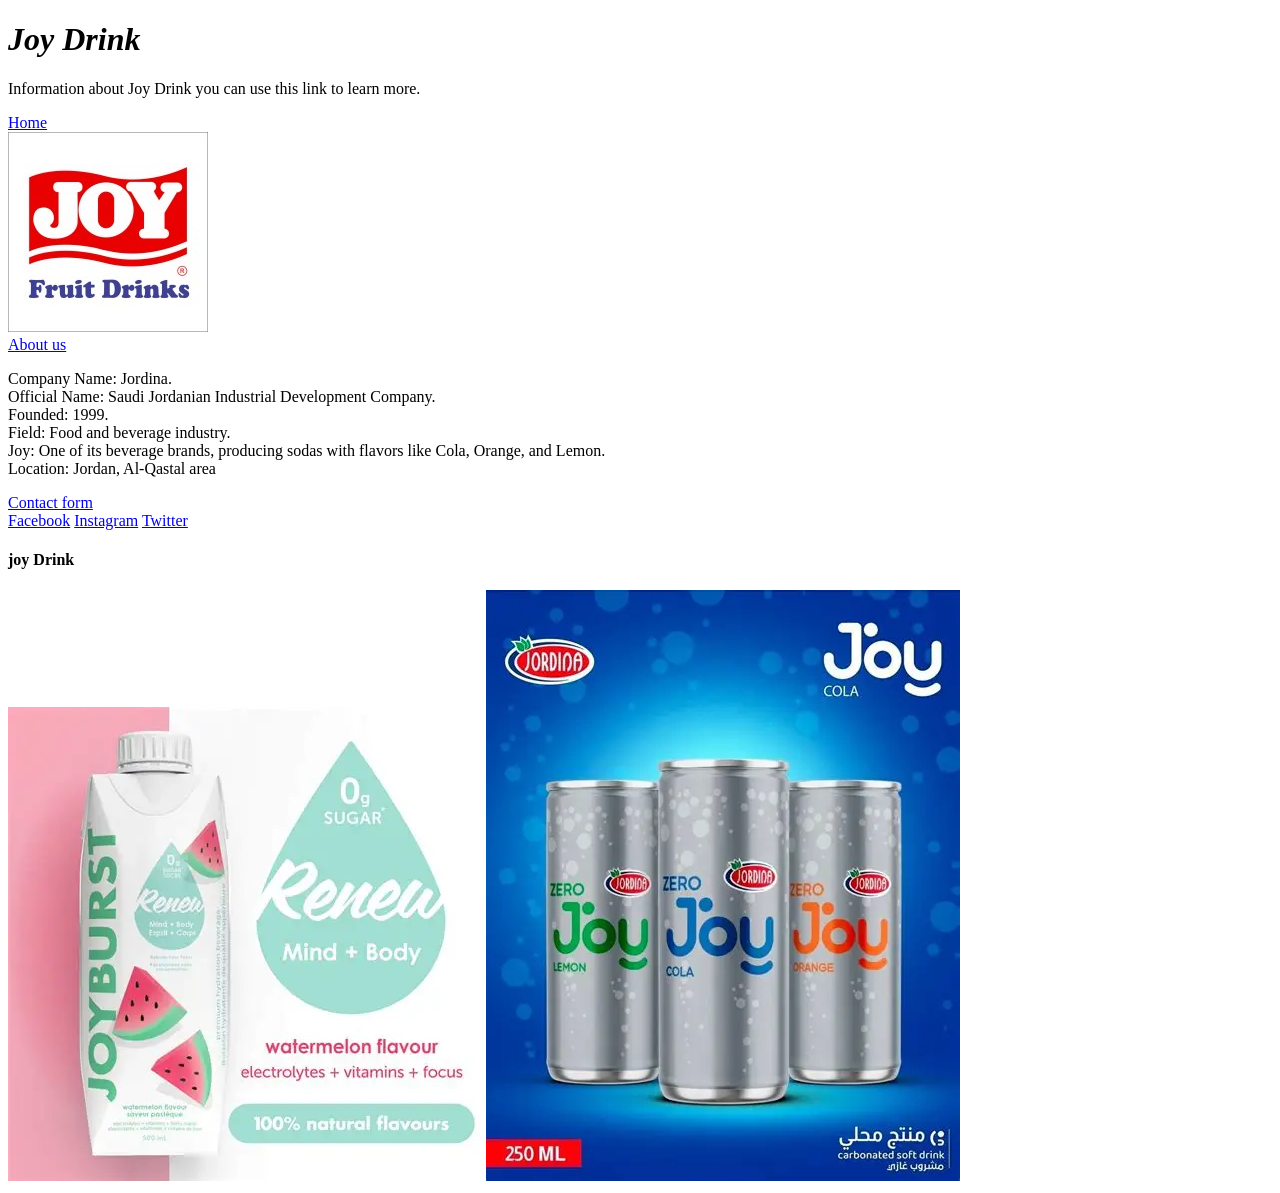
<file: html/task1.html>
<!--create a web page contains tags like image, div, and semantic tags.
 also contains header, footer, main, sections, about us, contact form, image, links-->
<!DOCTYPE html>
<html lang="en">
<head>
    <meta charset="UTF-8">
    <meta name="viewport" content="width=device-width, initial-scale=1.0">
    <meta name="description" content="Joy Drink.">
    <meta name="author" content="Mayar">
    <title>Joy</title>
</head>
<body>
    <header>
        <h1><strong><em>Joy Drink</em></strong></h1>
        <div>
            <p>Information about Joy Drink you can use this link to learn more.</p>
            <a href="#">Home</a><br>
            <img src="../public/joy logo.jpg" alt="joy drink logo  image"><br>
            <a href="#">About us</a>
            <div>
                <p>Company Name: Jordina.<br>
                Official Name: Saudi Jordanian Industrial Development Company.<br> 
                Founded: 1999.<br>
                Field: Food and beverage industry.<br>
                Joy: One of its beverage brands, producing sodas with flavors like Cola, Orange, and Lemon.<br>
                Location: Jordan, Al-Qastal area</p>
            </div>
            <a href="#">Contact form</a>
        </div>
        <footer>
           
            <div>
                <a href="#">Facebook</a>
                <a href="#">Instagram</a>
                <a href="#">Twitter</a>
           
        </footer>
        <main>
            <section>
                
                <div>
                    <h4><strong>joy Drink</strong></h4>
                    <img src="../public/joydrink.jpg" alt="joy drink image">
                     <img src="../public/joy.jpg" alt="joy drink image">
                    
                </div>
                </section>
                
    </header>
</file>
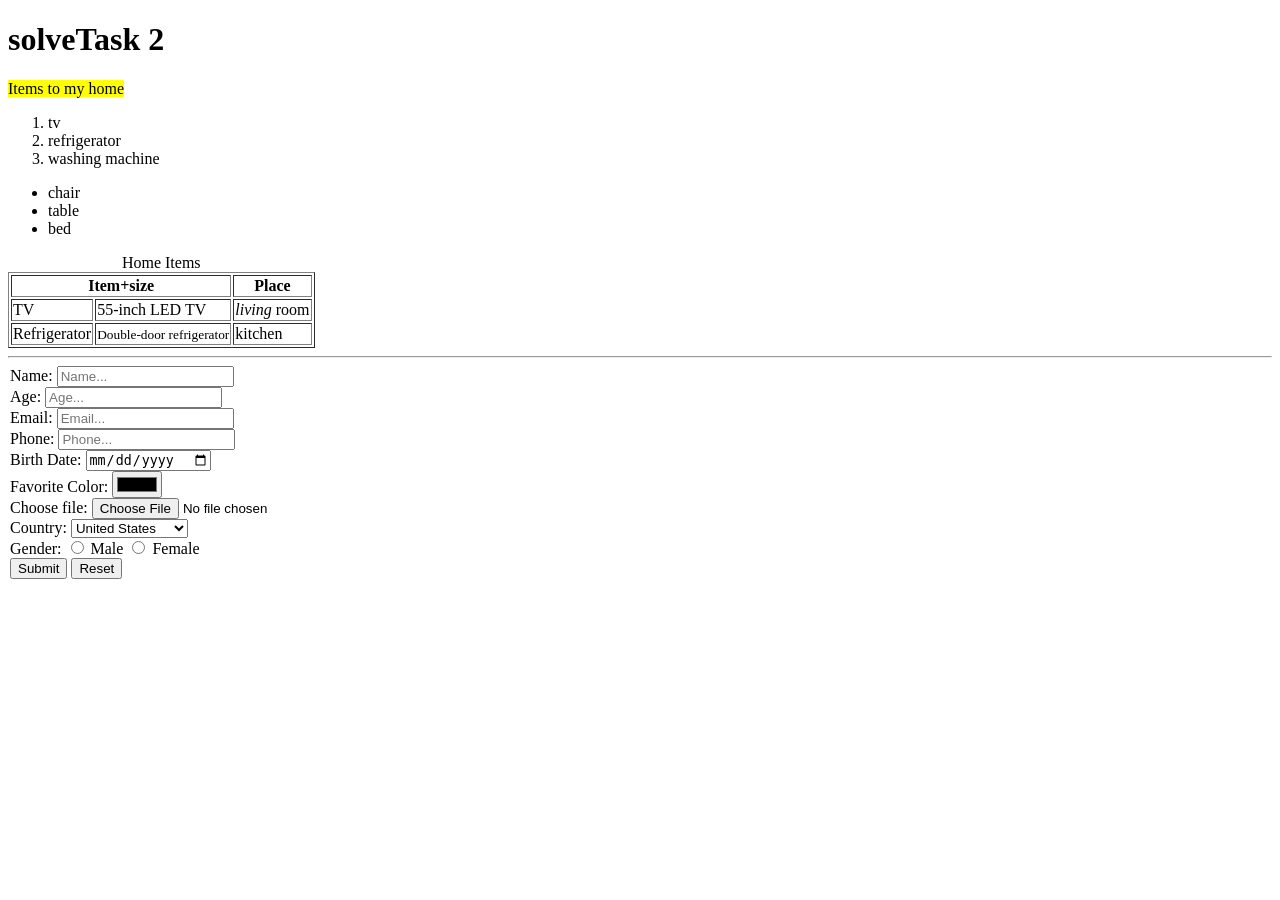
<file: html/task2.html>
<!DOCTYPE html>
<html lang="en">
<head>
    <meta charset="UTF-8">
    <meta name="viewport" content="width=device-width, initial-scale=1.0">
    <title>solve task2</title>
</head>
<body>
    <!-- create a page contains list, table, and text, apply on text the given tags like mark,
      em... also, contains a form form should contains input/labels at least 7 types of inputs --> 
      <header>
        <h1><strong>solveTask 2</strong></h1>
      </header>
      <main>
        <section>
            <div>
            
            <p> <mark> Items to my home</mark></p>
            <ol>
                <li>tv</li>
                <li>refrigerator</li>
                <li>washing machine</li>
            </ol>
            <ul>
                <li>chair</li>
                <li>table</li>
                <li>bed</li>
            </ul>
            <table border="1">
                <caption>Home Items</caption>
                <tr>
                    <th colspan="2">Item+size</th>
                    <th>Place</th>
                </tr>
                <tr>
                    <td>TV</td>
                    <td>55-inch LED TV</td>
                    <td><em>living</em> room</td>
                </tr>
                <tr>
                    <td>Refrigerator</td>
                    <td><small>Double-door refrigerator</small></td>
                    <td>kitchen</td>
                </tr>
            </table>
            <hr>
            <form>
                <legend>
                <label for="name">Name:</label>
                <input type="text" placeholder="Name..." id="name">
                <br>
                <label for="age">Age:</label>
                <input type="number" placeholder="Age..." id="age">
                <br>
                <label for="email">Email:</label>
                <input type="email" placeholder="Email..." id="email">
                <br>
                <label for="phone">Phone:</label>
                <input type="tel" placeholder="Phone..." id="phone">
                <br>
                <label for="birthdate">Birth Date:</label>
                <input type="date" id="birthdate">
                <br>
                <label for="color">Favorite Color:</label>
                <input type="color" id="color">
                <br>
                <label for="file">Choose file:</label>
                <input type="file" id="file">
                <br>
                <label for="country">Country:</label>
                <select id="country">
                    <option value="us">United States</option>
                    <option value="ca">Canada</option>
                    <option value="uk">United Kingdom</option>
                </select>
                <br>
                <label for="gender">Gender:</label>
                <input type="radio" name="gender" value="male"> Male
                <input type="radio" name="gender" value="female"> Female
                <br>
                <input type="submit" value="Submit">
                <input type="reset" value="Reset">
                </legend>
            </form>
            </div>
        </section>






      </main>
      <footer></footer>
    
</body>
</html>
</file>
<file: css/about.css>
body {
    margin: 0;
    font-family: Georgia, 'Times New Roman', serif;
    background-color: #faf8f5;
    color: #211b17;
}


header {
    background-color: #17130f;
    color: white;
}

nav {
    display: flex;
    flex-direction: row;
    align-items: center;
    justify-content: space-between;
   padding: 8px 35px;
   flex-wrap: wrap;

}




.logo {
    display: flex;
    align-items: center;
    gap: 10px;
    flex-wrap: wrap;

}

.logo img {
    width: 45px;
    height: 45px;

    border-radius: 50%;
    object-fit: cover;
}

.logo h2 {
    margin: 0;
    font-size: 20px;
}



.links {
    display: flex;
    gap: 30px;
    flex-wrap: wrap;

}

.links a {
    color: white;
    text-decoration: none;
    font-size: 15px;
}

.links a:hover {
    color: #c66b3d;
}



.order-btn {
    border: none;
    border-radius: 20px;

    padding: 10px 22px;

    background-color: #b9653c;
    color: white;

    font-size: 14px;
    cursor: pointer;
}

.order-btn:hover {
    background-color: #8e4729;
}
.hero {
    position: relative;

    width: 100%;
    height: 280px;

    overflow: hidden;
}

.hero img {
    width: 100%;
    height: 100%;

    object-fit: cover;

    filter: brightness(55%);/* لاشعاع الاضاءة*/
}

.hero-text {
    position: absolute;

    left: 8%;
    top: 50%;

    transform: translateY(-50%);

    color: white;
}

.hero-text h1 {
    margin: 0;

    font-size: 40px;
}

.hero-text p {
    margin-top: 8px;

    font-size: 20px;
}
.hero_place {
    display: flex;
    flex-direction: row;
    justify-content: space-between;
    align-items: center;
    gap: 30px;
    padding: 20px;
}

.hero_img {
    width: 55%;
}

.hero_place img {
    width: 550px;
    height: 400px;
    object-fit: cover;
}

.hero_story {
    width: 45%;
    font-size: 25px;
}

.object {
    padding: 25px 40px;
}

.cards {
    display: grid;

    grid-template-columns:
        repeat(auto-fit, minmax(200px, 1fr));

    padding-top: 20px;
    padding-bottom: 20px;

    margin: auto;

    text-align: center;

    gap: 20px;
}

.card {
   

    padding: 15px;

}

.card img {
    width: 100px;
    height: 100px;

    border-radius: 50%;

    object-fit: cover;
}

.card h3 {
    margin-bottom: 5px;
}

.card p {
    font-size: 14px;
}
footer {

    background-color: #17130f;

    color: white;

    display: flex;
    flex-direction: row;

    justify-content: space-around;

    padding: 25px 40px;

    margin-top: 10px;
}


footer h2{
   text-align: center;
}







.footer-links h3,
.footer-contact h3 {
    margin-top: 0;
    font-size: 15px;
    
}

.footer a {

    color: white;

    text-decoration: none;

    font-size: 13px;
    
}

.footer-links a:hover {
    color: #c66b3d;
}
</file>
<file: css/contact.css>
body {
    margin: 0;
    font-family: Georgia, 'Times New Roman', serif;
    background-color: #faf8f5;
    color: #211b17;
}


header {
    background-color: #17130f;
    color: white;
}

nav {
    display: flex;
    flex-direction: row;
    align-items: center;
    justify-content: space-between;
   padding: 8px 35px;
   flex-wrap: wrap;

}




.logo {
    display: flex;
    align-items: center;
    gap: 10px;
    flex-wrap: wrap;

}

.logo img {
    width: 45px;
    height: 45px;

    border-radius: 50%;
    object-fit: cover;
}

.logo h2 {
    margin: 0;
    font-size: 20px;
}



.links {
    display: flex;
    gap: 30px;
    flex-wrap: wrap;

}

.links a {
    color: white;
    text-decoration: none;
    font-size: 15px;
}

.links a:hover {
    color: #c66b3d;
}



.order-btn {
    border: none;
    border-radius: 20px;

    padding: 10px 22px;

    background-color: #b9653c;
    color: white;

    font-size: 14px;
    cursor: pointer;
}

.order-btn:hover {
    background-color: #8e4729;
}
.hero {
    position: relative;

    width: 100%;
    height: 280px;

    overflow: hidden;
}

.hero img {
    width: 100%;
    height: 100%;

    object-fit: cover;

    filter: brightness(55%);/* لاشعاع الاضاءة*/
}

.hero-text {
    position: absolute;

    left: 8%;
    top: 50%;

    transform: translateY(-50%);

    color: white;
}

.hero-text h1 {
    margin: 0;

    font-size: 40px;
}

.form{
    padding: 20px;
    size: 100px;
    background-color: rgba(243, 241, 238, 0.993);
    padding-left: 60px ;
    padding-top: 60px ;
    
}

.hero_form{
    display: flex;
    flex-direction: row;
    flex-wrap: wrap;
    justify-content: space-between;
    padding: 10px;
    
    
}
.hero_form img{
    width: 500px;
    height: 400px;
    object-fit: cover;
    padding: 30px;
}


.video {
    display: flex;
    justify-content: center;
    align-items: center;
    
}
.video video {
    width:600px;
    border-radius: 15px;
    
}



footer {

    background-color: #17130f;

    color: white;

    display: flex;
    flex-direction: row;

    justify-content: space-around;

    padding: 25px 40px;

    margin-top: 10px;
}


footer h2{
   text-align: center;
}







.footer-links h3,
.footer-contact h3 {
    margin-top: 0;
    font-size: 15px;
    
}

.footer a {

    color: white;

    text-decoration: none;

    font-size: 13px;
    
}

.footer-links a:hover {
    color: #c66b3d;
}
</file>
<file: css/index_pro.html.css>
/* ================= GENERAL ================= */

* {
    box-sizing: border-box;
}

body {
    margin: 0;
    font-family: Georgia, "Times New Roman", serif;
    background-color: #faf8f5;
    color: #211b17;
}


/* ================= HEADER ================= */


header {
    background-color: #17130f;
    color: white;
}

header nav {
    display: flex;
    flex-direction: row;
    justify-content: space-between;
    align-items: center;

    padding: 8px 35px;
}


/* Logo */

.logo {
    display: flex;
    align-items: center;
    gap: 10px;
}

.logo img {
    width: 45px;
    height: 45px;

    border-radius: 50%;
    object-fit: cover;
}

.logo h1 {
    margin: 0;
    font-size: 21px;
}


/* Links */

.link {
    display: flex;
    flex-direction: row;
    gap: 30px;
}

.link a {
    color: white;
    text-decoration: none;
    font-size: 15px;
}

.link a:hover {
    color: #c66b3d;
}


/* Order Button */

.order-btn {
    background-color: #b9653c;

    color: white;

    border: none;
    border-radius: 20px;

    padding: 10px 22px;

    font-size: 14px;

    cursor: pointer;
}

.order-btn:hover {
    background-color: #8e4729;
}


/* ================= HERO ================= */

.one {
    position: relative;
    width: 100%;
    height: 300px;
}

.one img {
    width: 100%;
    height: 300px;
    object-fit: cover;
    filter: brightness(50%);
}

.head {
    position: absolute;

    color: white;

    top: 50%;
    left: 8%;

    transform: translateY(-50%);

    font-size: 25px;
    text-align: left;

    padding: 20px;
}

.head p {
    line-height: 1.5;
}

.btn {
    margin-top: 20px;
}

.btn button {
    color: white;

    font-size: 17px;

    background-color: #b9653c;

    border: none;
    border-radius: 5px;

    padding: 10px 25px;

    cursor: pointer;
}

.btn button:hover {
    background-color: #8e4729;
}


/* ================= BENEFITS ================= */

.two {
    padding: 25px 40px;
}

.cards {
    display: grid;

    grid-template-columns:
        repeat(auto-fit, minmax(200px, 1fr));

    padding-top: 20px;
    padding-bottom: 20px;

    margin: auto;

    text-align: center;

    gap: 20px;
}

.card {
    background-color: white;

    padding: 15px;

    border: 1px solid #ddd7d1;

    border-radius: 5px;

    box-shadow: 0 2px 5px rgba(0, 0, 0, 0.08);
}

.card img {
    width: 100px;
    height: 100px;

    border-radius: 50%;

    object-fit: cover;
}

.card h3 {
    margin-bottom: 5px;
}

.card p {
    font-size: 14px;
}


/* ================= BURGER TYPES ================= */

.three {
    padding: 20px 40px;
}

.p {
    text-align: center;
}

.p h1 {
    margin-bottom: 5px;
}

.p p {
    color: #b9653c;
}


/* Burger Cards */

.burger {
    display: flex;

    flex-direction: row;
    flex-wrap: wrap;

    justify-content: center;
    align-items: center;

    gap: 15px;

    padding-top: 20px;
    padding-bottom: 50px;

    margin: 5px;

    text-align: center;
}

.burger_card {
    width: 200px;

    background-color: white;

    border: 1px solid #ddd7d1;

    padding: 10px;

    border-radius: 4px;

    transition: 0.3s ease-in-out;

    box-shadow: 0 2px 5px rgba(0, 0, 0, 0.08);
}

.burger_card:hover {
    transform: scale(1.05);

    box-shadow: 0 5px 15px #b9653c;
}

.burger_card img {
    width: 100%;
    height: 180px;

    object-fit: cover;
}

.burger_card h3 {
    margin: 8px 0 5px;

    font-size: 16px;
}

.burger_card p {
    color: #c35425;

    margin: 0;
}


/* ================= OUR PLACE ================= */

.four {
    padding: 20px 40px;
}

.all {
    display: flex;

    flex-direction: row;

    justify-content: center;
    align-items: center;

    gap: 40px;

    margin: 30px;

    padding: 30px;

    background-color: #f1e8df;
}

.first {
    display: flex;

    flex-direction: column;

    width: 45%;
}

.first h1 {
    margin-bottom: 15px;

    font-size: 30px;
}

.first p {
    line-height: 1.6;

    font-size: 16px;
}

.first button {
    padding: 10px 20px;

    margin-top: 15px;

    width: 150px;

    background-color: #b9653c;

    color: white;

    border: none;

    border-radius: 4px;

    cursor: pointer;
}

.first button:hover {
    background-color: #8e4729;
}


/* Image */

.secound {
    width: 45%;
}

.all img {
    width: 100%;
    max-width: 450px;

    height: 280px;

    object-fit: cover;
}


/* ================= FOOTER ================= */

footer {
    background-color: #17130f;

    color: white;

    text-align: center;

    padding: 30px;
}

.footer h2 {
    margin-bottom: 10px;
}

.footer p {
    margin: 10px;

    font-size: 14px;
}

.links {
    display: flex;

    justify-content: center;

    gap: 25px;

    margin: 20px;
}

.links a {
    color: white;

    text-decoration: none;
}

.links a:hover {
    color: #c66b3d;
}


/* ================= RESPONSIVE ================= */

@media (max-width: 700px) {

    header nav {
        flex-direction: column;

        gap: 15px;
    }

    .one {
        height: 300px;
    }

    .head {
        left: 5%;

        font-size: 20px;
    }

    .all {
        flex-direction: column;

        margin: 10px;
    }

    .first,
    .secound {
        width: 100%;
    }

    .all img {
        max-width: 100%;
    }

    .burger_card {
        width: 180px;
    }
}
</file>
<file: css/menu.css>
body {
    margin: 0;
    font-family: Georgia, 'Times New Roman', serif;
    background-color: #faf8f5;
    color: #211b17;
}

header {
    background-color: #17130f;
    color: white;
}

nav {
    display: flex;
    align-items: center;
    justify-content: space-between;
    padding: 8px 35px;
    flex-wrap: wrap;
}

.logo {
    display: flex;
    align-items: center;
    gap: 10px;
}

.logo img {
    width: 45px;
    height: 45px;
    border-radius: 50%;
    object-fit: cover;
}

.logo h2 {
    margin: 0;
    font-size: 20px;
}

.links {
    display: flex;
    gap: 30px;
    flex-wrap: wrap;
}

.links a {
    color: white;
    text-decoration: none;
    font-size: 15px;
}

.links a:hover {
    color: #c66b3d;
}

.order-btn {
    border: none;
    border-radius: 20px;
    padding: 10px 22px;
    background-color: #b9653c;
    color: white;
    font-size: 14px;
    cursor: pointer;
}

.order-btn:hover {
    background-color: #8e4729;
}

.hero {
    position: relative;
    width: 100%;
    height: 280px;
    overflow: hidden;
}

.hero img {
    width: 100%;
    height: 100%;
    object-fit: cover;
    filter: brightness(55%);
}

.hero-text {
    position: absolute;
    left: 8%;
    top: 50%;
    transform: translateY(-50%);
    color: white;
}

.hero-text h1 {
    margin: 0;
    font-size: 40px;
}

.hero-text p {
    margin-top: 8px;
    font-size: 20px;
}

.menu-container {
    display: flex;
    gap: 20px;
    padding: 25px 35px;
}

.menu-content {
    flex: 1;
}

.menu-content input {
    display: none;
}

.categories {
    display: flex;
    gap: 10px;
    margin-bottom: 15px;
}

.categories label {
    min-width: 90px;
    padding: 8px 18px;
    background-color: #b9653c;
    color: white;
    cursor: pointer;
    text-align: center;
}

.categories label:hover {
    background-color: #8e4729;
}

.food-grid {
    display: grid;
    grid-template-columns: repeat(4, 1fr);
    gap: 12px;
}

.food-card {
    background-color: white;
    border: 1px solid #ddd7d1;
    border-radius: 3px;
    box-shadow: 0 2px 5px rgba(0, 0, 0, 0.08);
    padding-bottom: 8px;
}

.food-card img {
    width: 100%;
    height: 270px;
    object-fit: cover;
}

.food-card h3 {
    margin: 8px 10px 4px;
    font-size: 15px;
}

.food-card .price {
    margin: 0 10px;
    color: #c35425;
    font-size: 14px;
}

.side-card {
    width: 220px;
    background-color: #f1e8df;
    padding: 20px;
}

.side-card h2 {
    margin: 0;
    font-size: 26px;
}

.line {
    width: 25px;
    height: 3px;
    background-color: #b9653c;
    margin: 12px 0;
}

.side-card img {
    width: 100%;
    height: 320px;
    object-fit: cover;
    margin: 10px auto;
}

.side-card p {
    font-size: 15px;
}

.side-card button {
    width: 100%;
    padding: 9px;
    border: none;
    border-radius: 4px;
    background-color: #b9653c;
    color: white;
    cursor: pointer;
}

.side-card button:hover {
    background-color: #8e4729;
}

footer {
    background-color: #17130f;
    color: white;
    display: flex;
    justify-content: space-around;
    padding: 25px 40px;
    margin-top: 10px;
    flex-wrap: wrap;
}

.footer-logo {
    width: 30%;
}

.footer-logo p {
    font-size: 13px;
    color: #ddd;
}

.footer-links {
    display: flex;
    flex-direction: column;
    gap: 5px;
}

.footer-links h3,
.footer-contact h3 {
    margin-top: 0;
    font-size: 15px;
}

.footer-links a {
    color: white;
    text-decoration: none;
    font-size: 13px;
}

.footer-links a:hover {
    color: #c66b3d;
}

.footer-contact p {
    margin: 7px 0;
    font-size: 13px;
}

#burger:checked ~ .food-grid .other-item {
    display: none;
}

#other:checked ~ .food-grid .burger-item {
    display: none;
}

#drinks:checked ~ .food-grid {
    display: none;
}

.no-drinks {
    display: none;
    text-align: center;
    font-size: 18px;
    padding: 30px;
}

#drinks:checked ~ .no-drinks {
    display: block;
}
</file>
